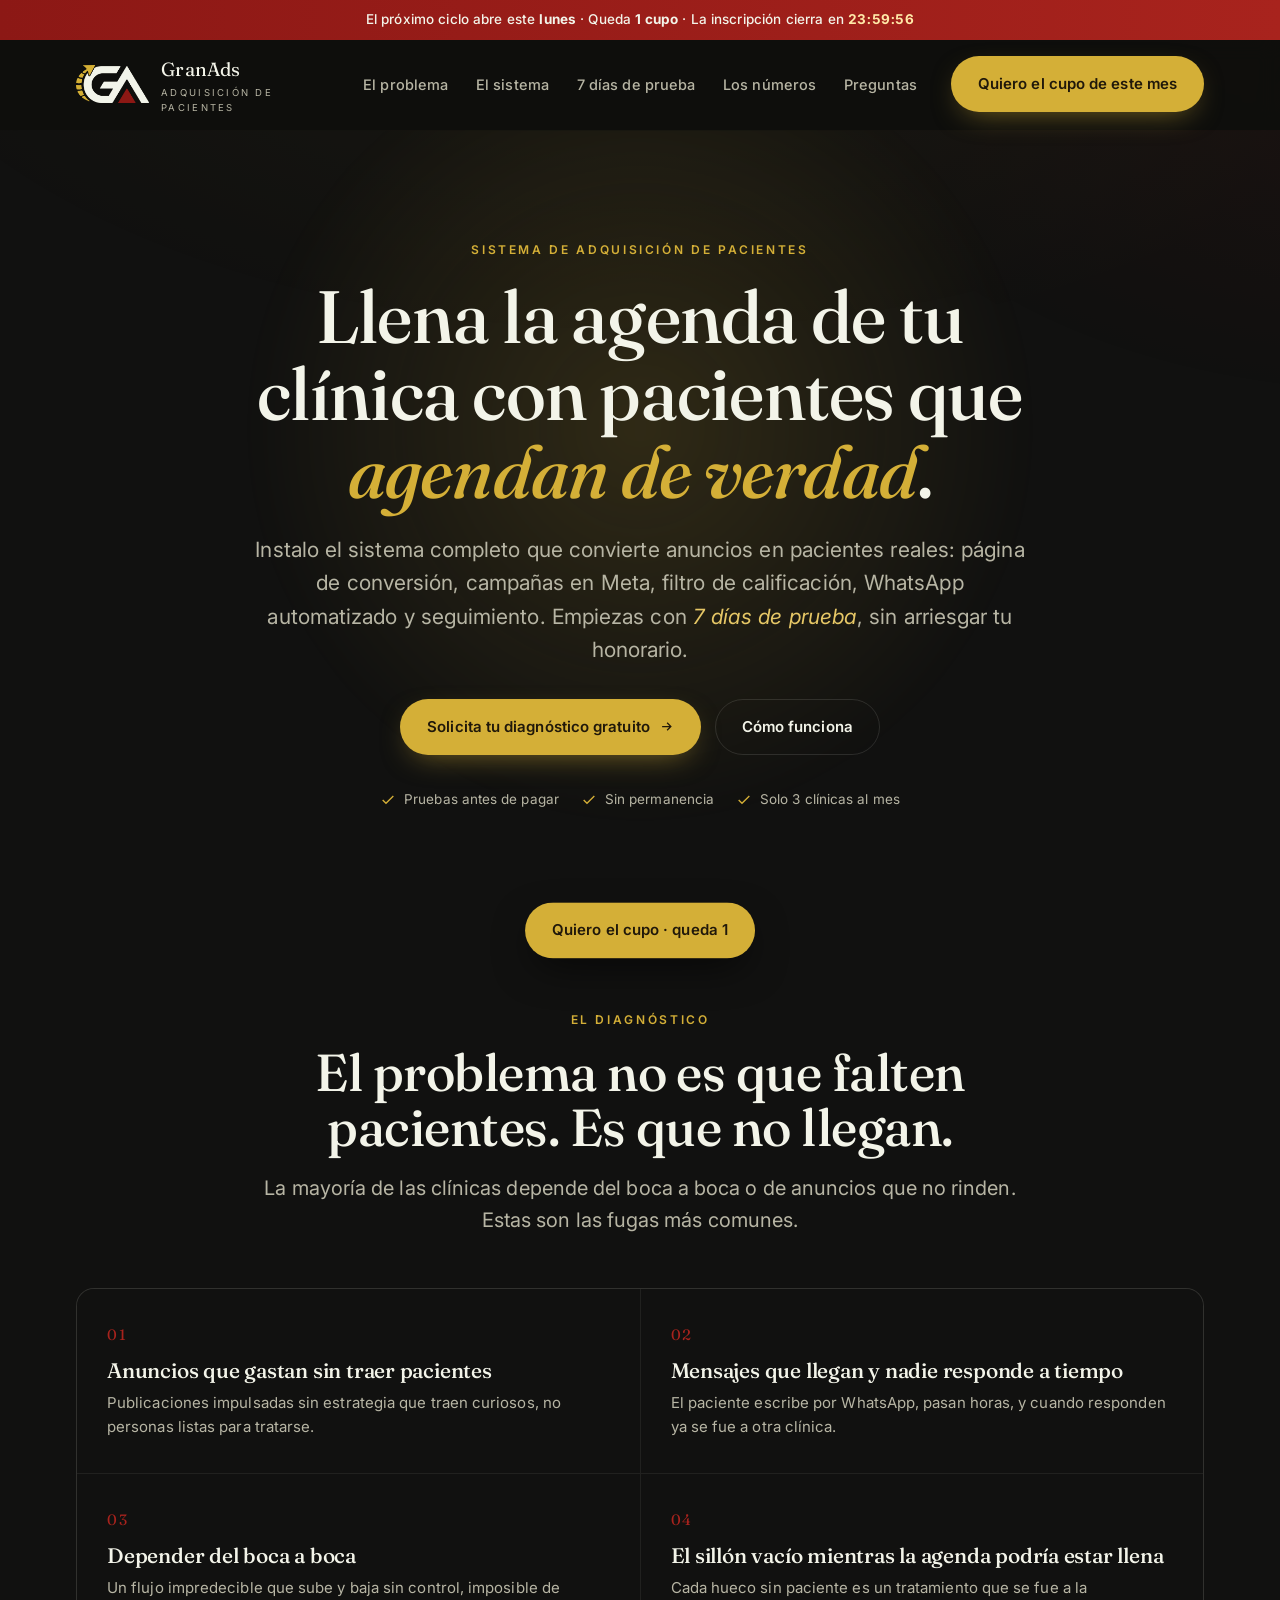
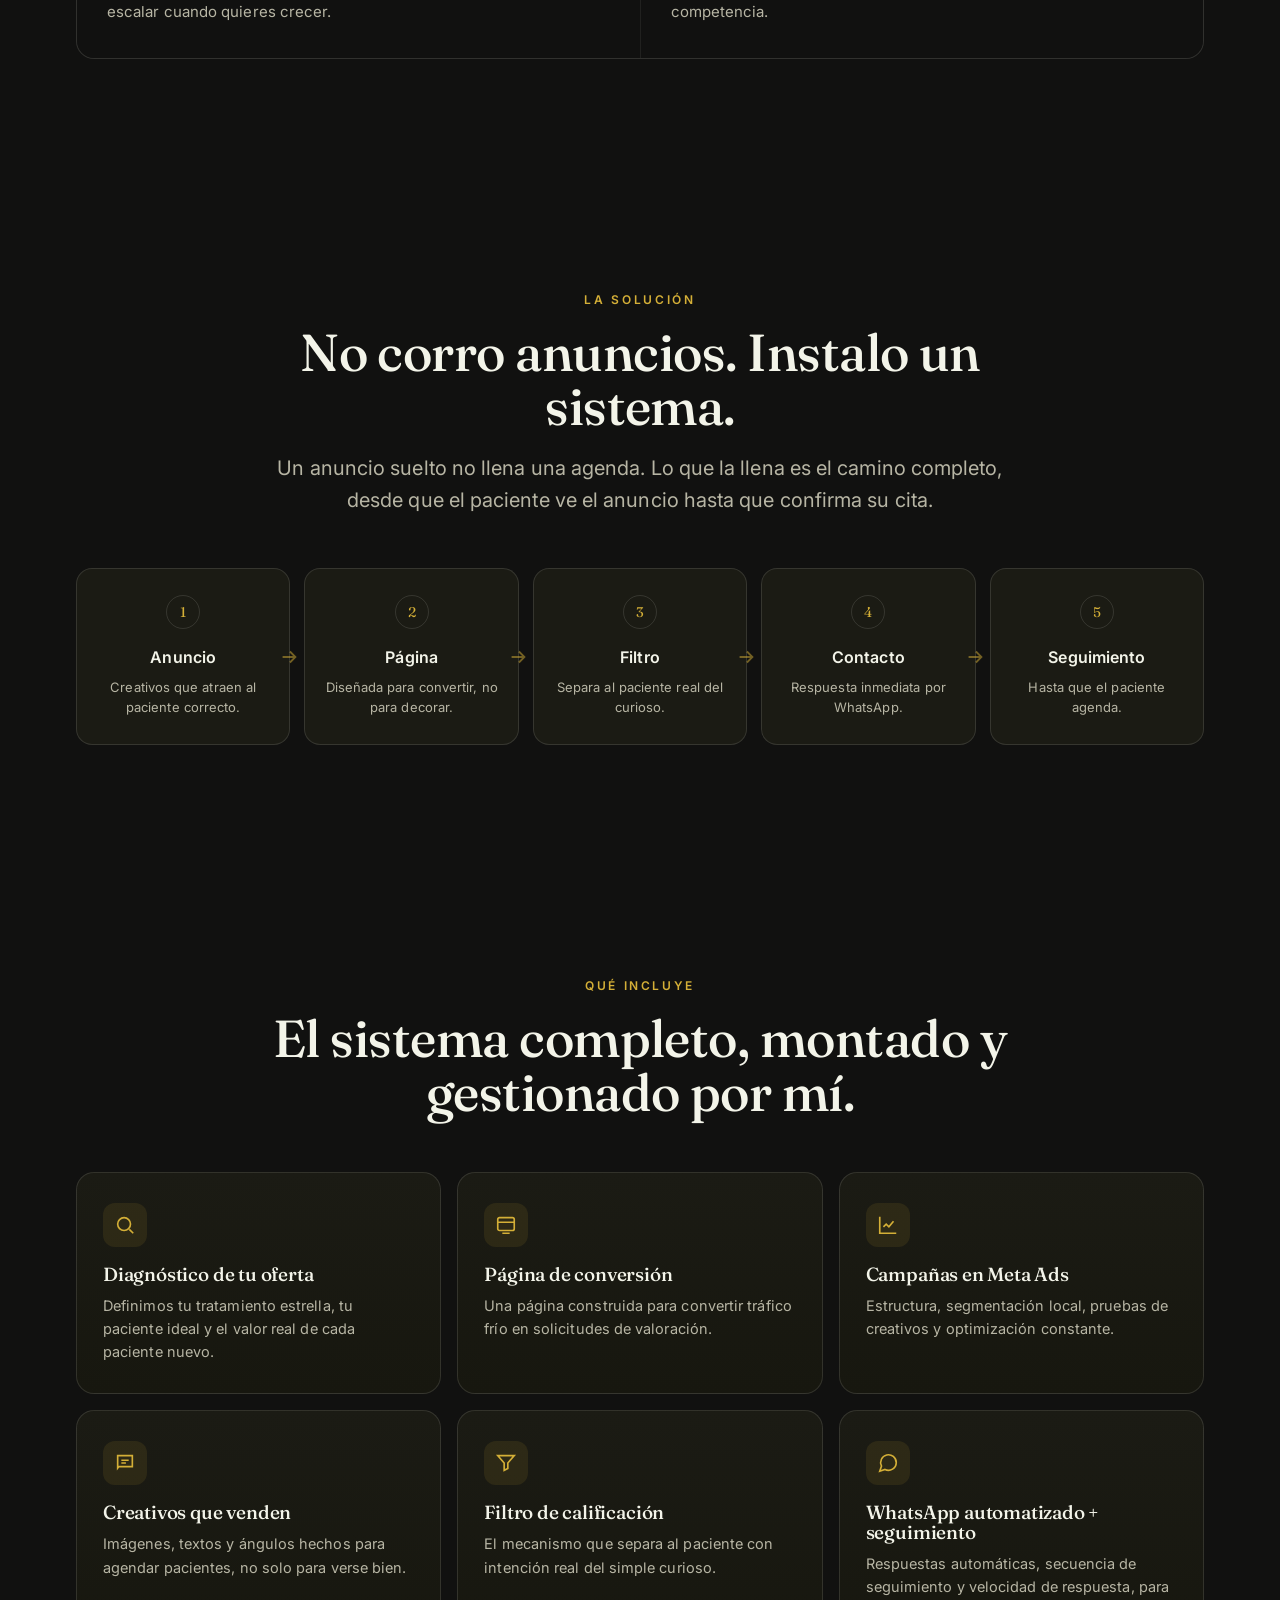
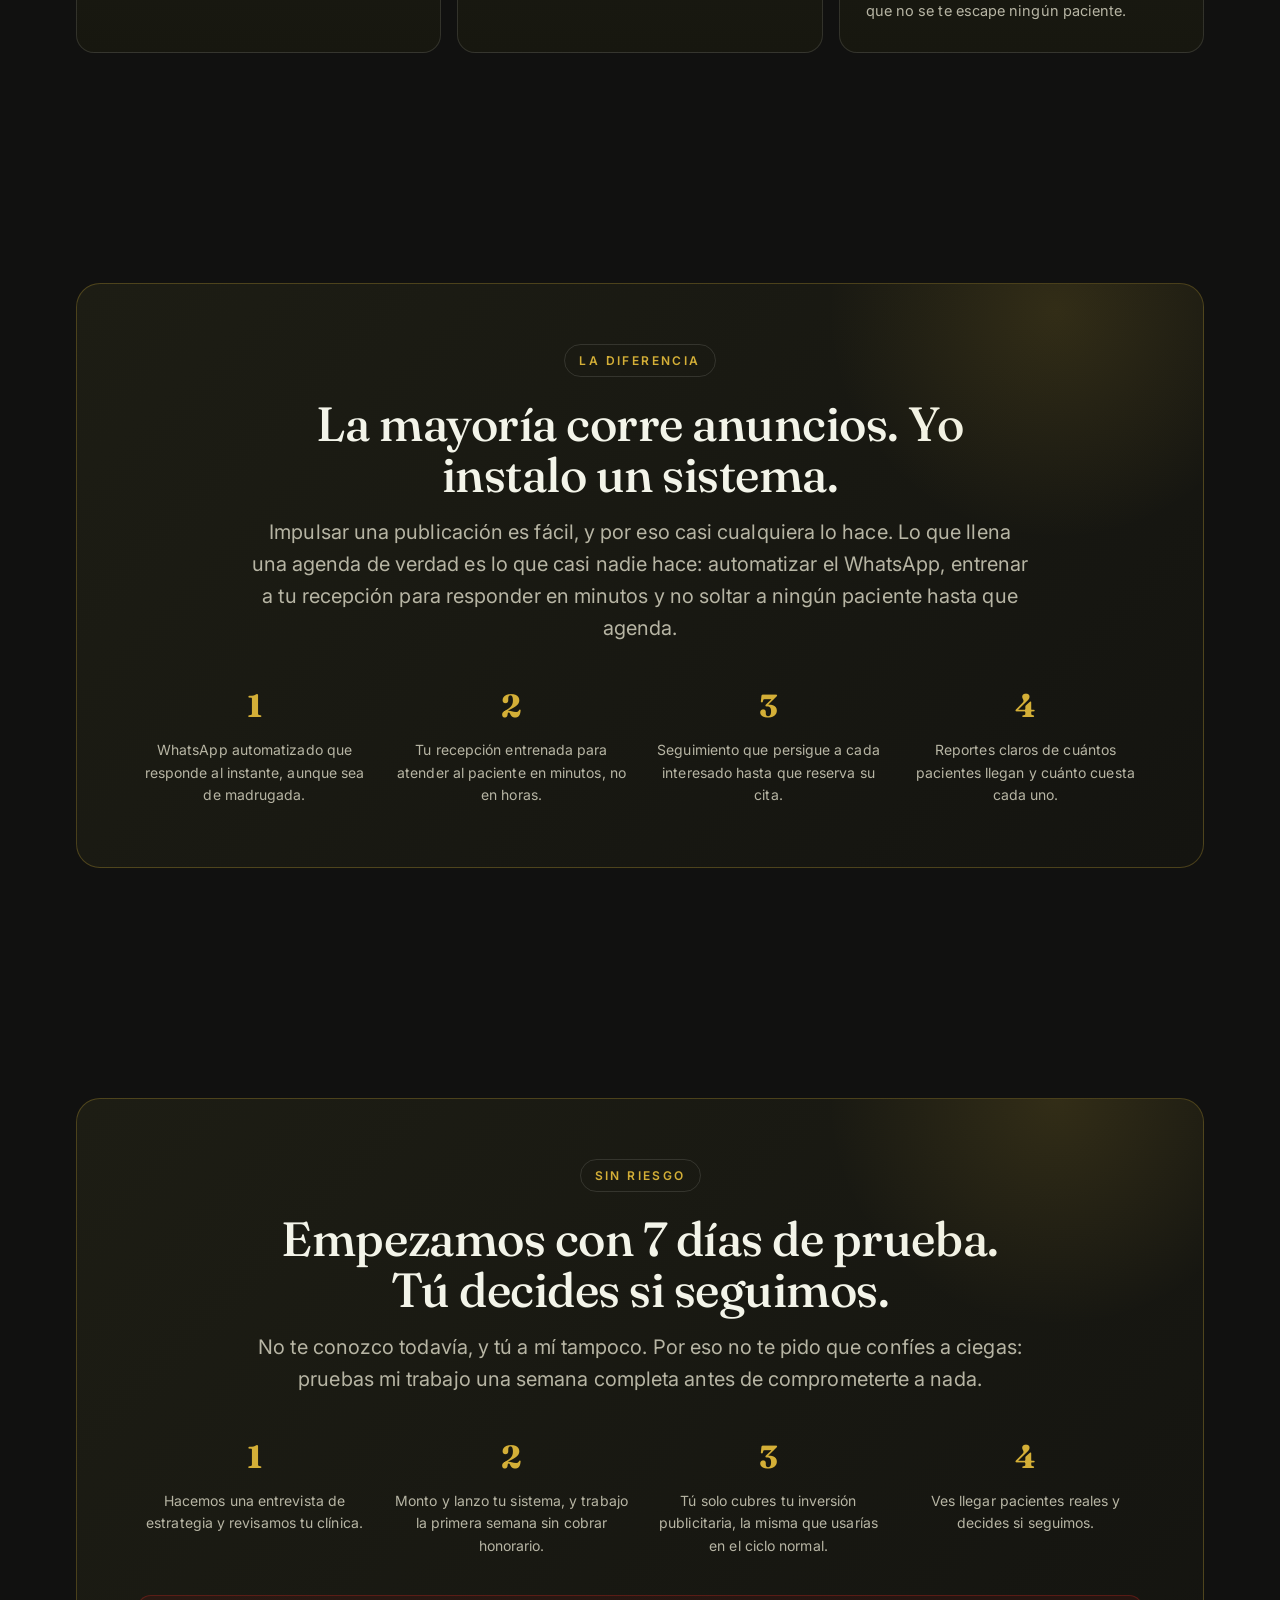
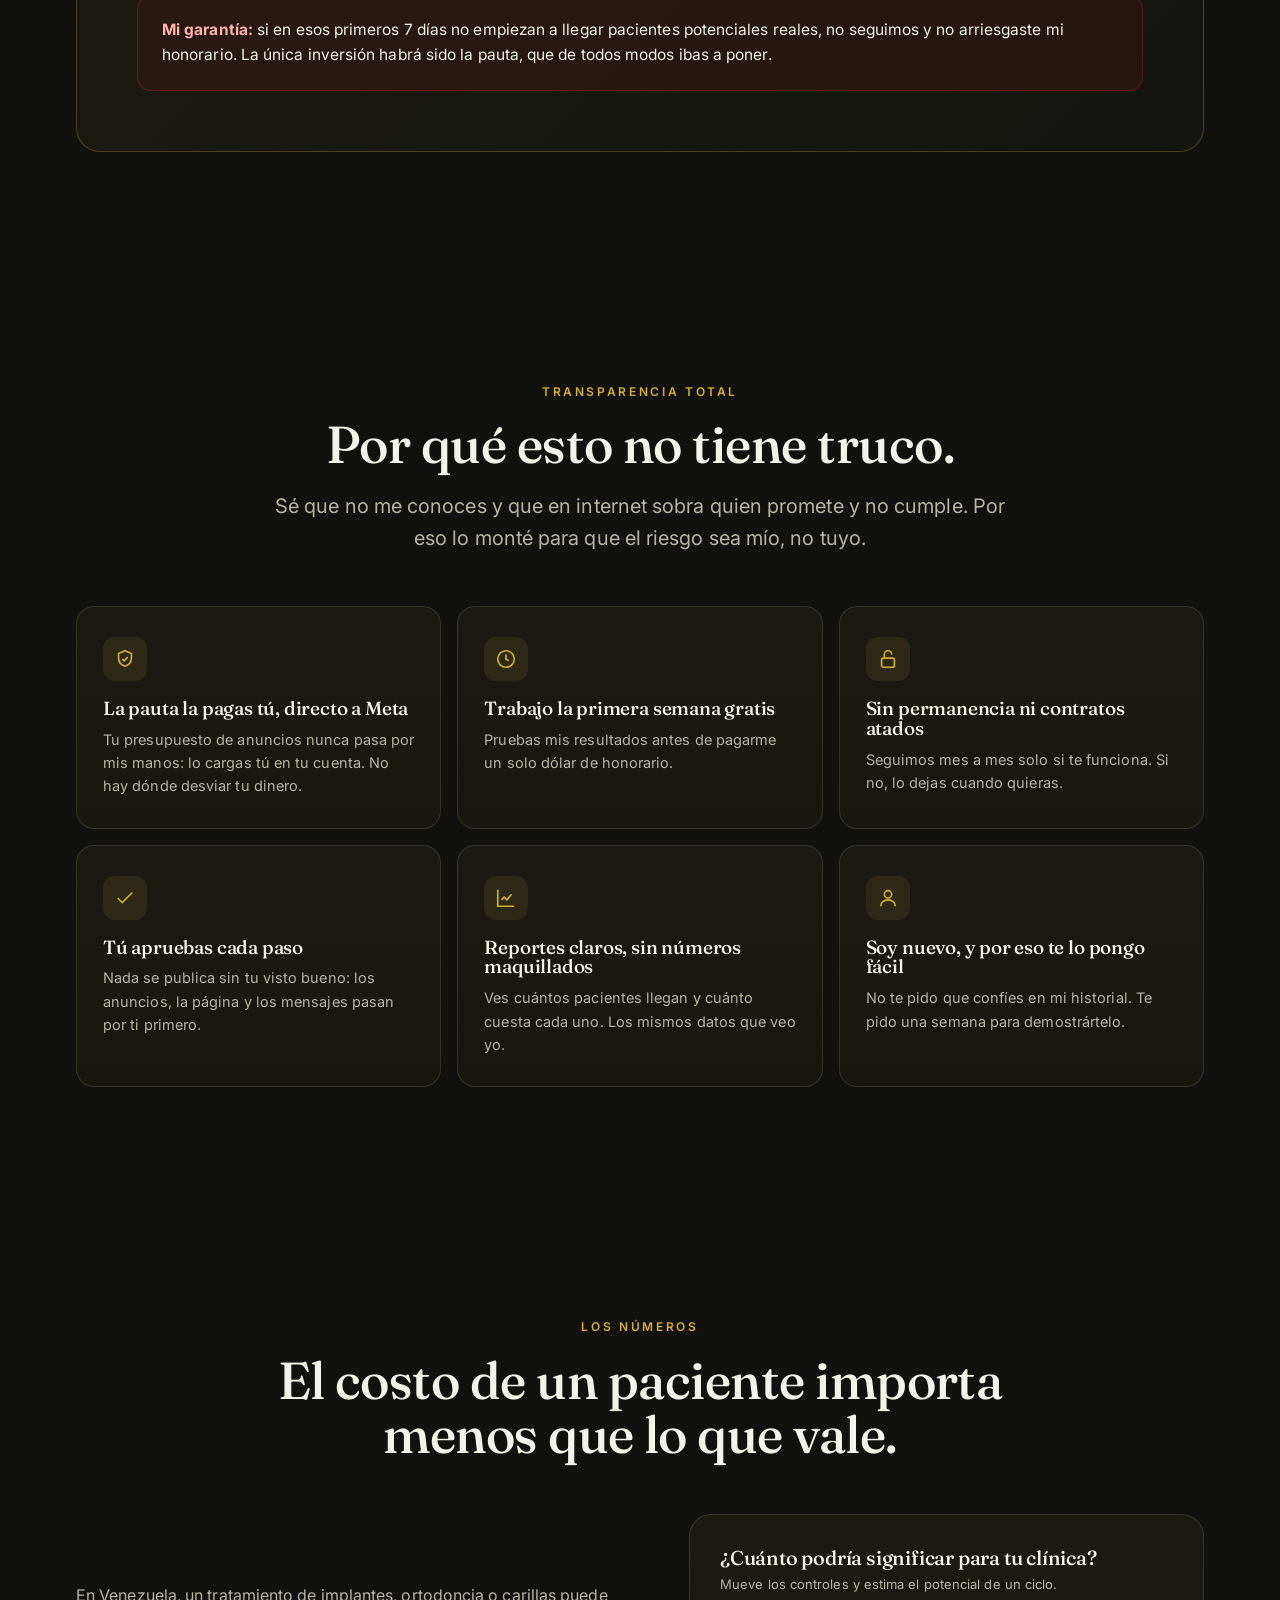
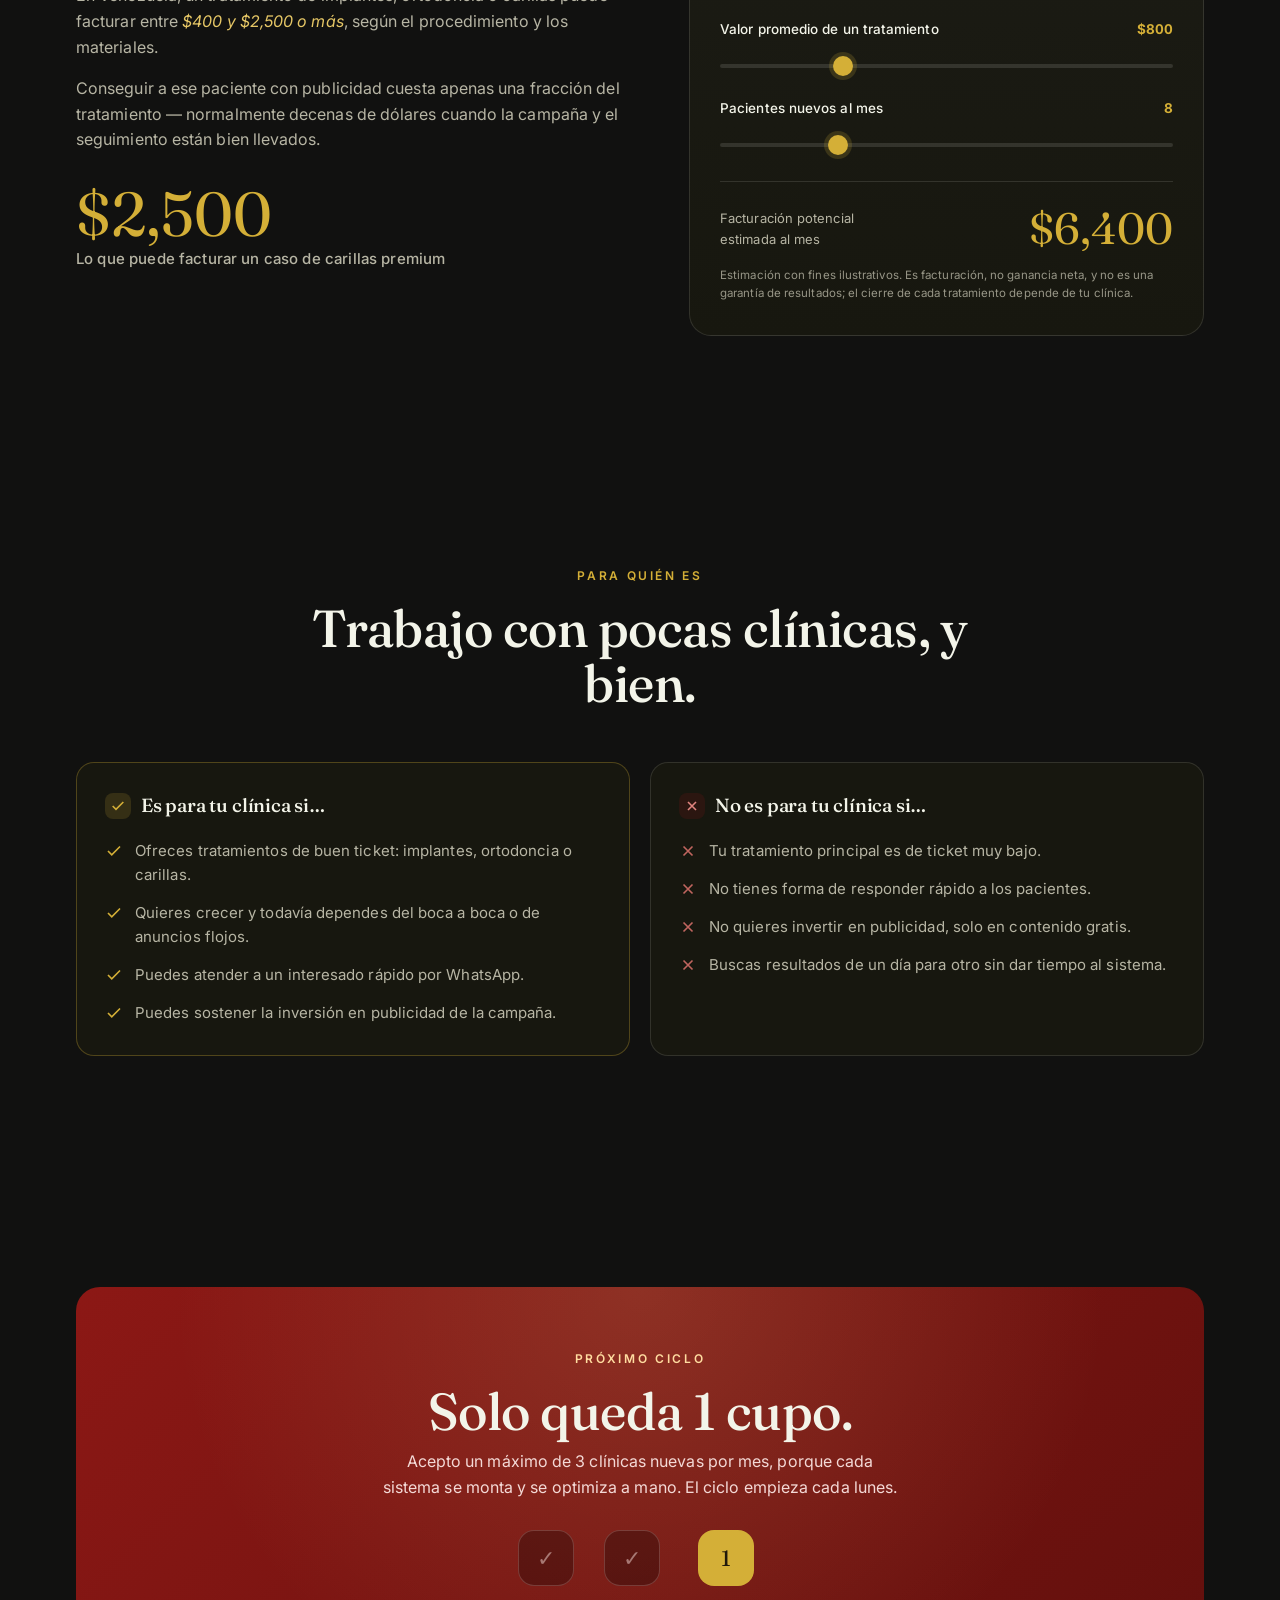
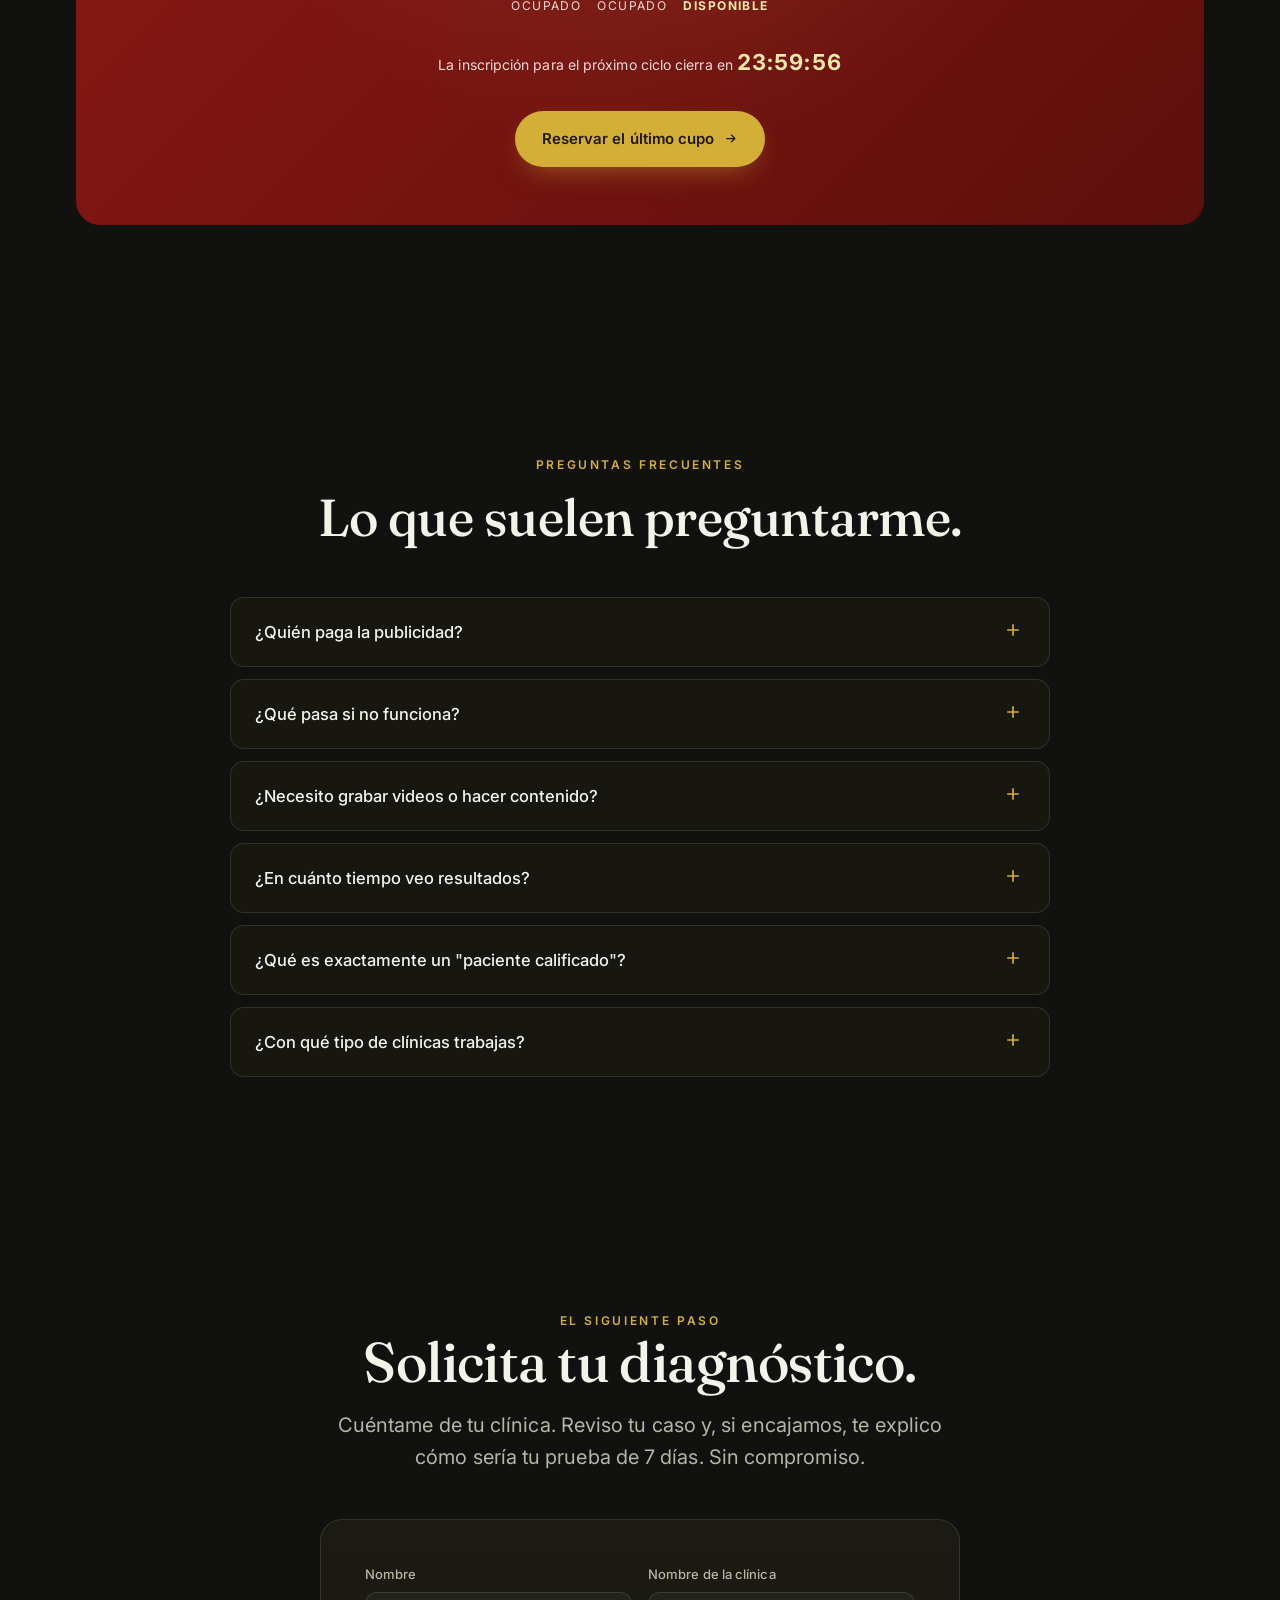
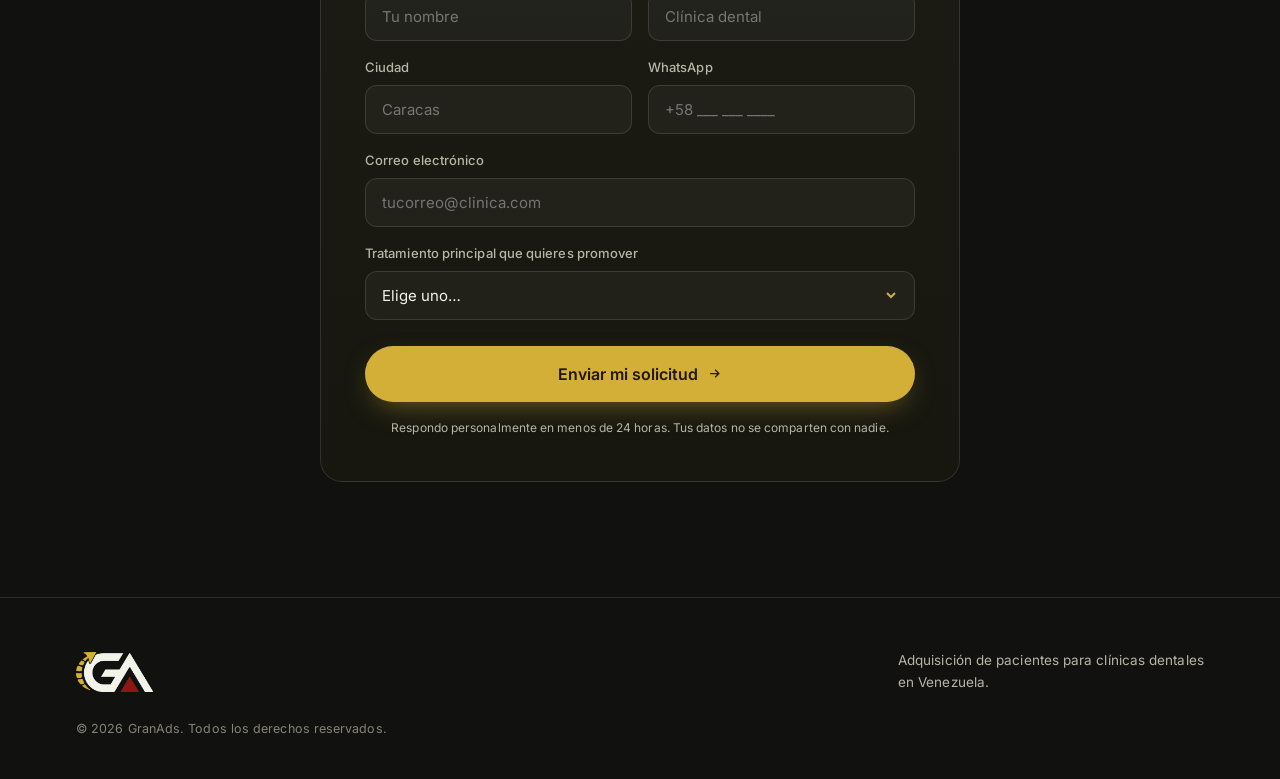
<file: index.html>
<!DOCTYPE html>
<html lang="es">
<head>
<meta charset="UTF-8">
<meta name="viewport" content="width=device-width, initial-scale=1.0">
<title>GranAds — Adquisición de pacientes para clínicas dentales en Venezuela</title>
<meta name="description" content="Instalo un sistema que le lleva pacientes a tu clínica dental en Venezuela. Empiezas con 7 días de prueba, sin arriesgar tu honorario.">
<script>document.documentElement.classList.add('js');</script>
<link rel="preconnect" href="https://fonts.googleapis.com">
<link rel="preconnect" href="https://fonts.gstatic.com" crossorigin>
<link href="https://fonts.googleapis.com/css2?family=Fraunces:ital,opsz,wght@0,9..144,400;0,9..144,500;0,9..144,600;1,9..144,400&family=Inter:wght@400;500;600&display=swap" rel="stylesheet">
<style>
:root{
  --noir:#111110; --noir-2:#17170f; --panel:#1b1b14;
  --cream:#F3F4E9; --gold:#D4AF37; --wine:#8C1815;
  --muted:#b7b5a4; --line:rgba(243,244,233,.12); --line-2:rgba(243,244,233,.07);
  --gold-2:#e6c766; --wine-2:#a8231d;
  --serif:'Fraunces',Georgia,serif; --sans:'Inter',system-ui,sans-serif;
  --ease:cubic-bezier(.22,.61,.36,1); --wrap:1180px;
}
*{box-sizing:border-box;margin:0;padding:0}
html{scroll-behavior:smooth;scroll-padding-top:120px;-webkit-text-size-adjust:100%}
body{background:var(--noir);color:var(--cream);font-family:var(--sans);line-height:1.6;overflow-x:hidden;letter-spacing:.005em;-webkit-font-smoothing:antialiased}
body::before{content:"";position:fixed;inset:0;pointer-events:none;z-index:1;opacity:.5;
  background:radial-gradient(120% 90% at 50% -10%, rgba(212,175,55,.10), transparent 55%),radial-gradient(90% 70% at 110% 10%, rgba(140,24,21,.14), transparent 50%)}
img{max-width:100%;display:block}
a{color:inherit;text-decoration:none}
.wrap{width:100%;max-width:var(--wrap);margin:0 auto;padding:0 26px}
section{position:relative;z-index:2}
html.js .reveal{opacity:0;transform:translateY(26px);transition:opacity .9s var(--ease),transform .9s var(--ease)}
html.js .reveal.is-visible{opacity:1;transform:none}
.reveal[data-d="1"]{transition-delay:.08s}.reveal[data-d="2"]{transition-delay:.16s}.reveal[data-d="3"]{transition-delay:.24s}.reveal[data-d="4"]{transition-delay:.32s}
h1,h2,h3{font-family:var(--serif);font-weight:500;line-height:1.05;letter-spacing:-.01em}
.eyebrow{font-family:var(--sans);font-size:12px;font-weight:600;letter-spacing:.22em;text-transform:uppercase;color:var(--gold)}
.lead{font-size:clamp(17px,2vw,20px);color:var(--muted);max-width:60ch}
em{font-style:italic;color:var(--gold-2)}
.btn{display:inline-flex;align-items:center;gap:.6em;font-family:var(--sans);font-weight:600;font-size:15px;padding:15px 26px;border-radius:999px;cursor:pointer;border:1px solid transparent;transition:transform .3s var(--ease),background .3s,box-shadow .3s,color .3s;white-space:nowrap}
.btn-gold{background:var(--gold);color:#20180a;box-shadow:0 10px 30px -12px rgba(212,175,55,.6)}
.btn-gold:hover{transform:translateY(-2px);background:var(--gold-2);box-shadow:0 16px 38px -12px rgba(212,175,55,.75)}
.btn-ghost{background:transparent;color:var(--cream);border-color:var(--line)}
.btn-ghost:hover{border-color:var(--gold);color:var(--gold)}
.btn svg{width:15px;height:15px}
.topbar{position:relative;z-index:40;background:linear-gradient(90deg,var(--wine),var(--wine-2));color:var(--cream);font-size:13.5px;font-weight:500;text-align:center;padding:9px 16px;letter-spacing:.01em}
.topbar b{font-weight:700}
.topbar .clock{font-variant-numeric:tabular-nums;font-weight:700;color:#ffe9a8;letter-spacing:.04em}
.stickyhead{position:sticky;top:0;z-index:40}
.nav{position:relative;z-index:30;backdrop-filter:blur(10px);background:rgba(15,15,13,.92);border-bottom:1px solid transparent;transition:border-color .4s,background .4s,padding .4s;padding:14px 0}
.nav.scrolled{border-color:var(--line);background:rgba(15,15,13,.9)}
.nav .row{display:grid;grid-template-columns:minmax(0,1fr) auto minmax(0,1fr);align-items:center;gap:20px}
.nav .row .brand{justify-self:start}
.nav .row .navlinks{justify-self:center}
.nav .row .nav-cta{justify-self:end}
.brand{display:flex;align-items:center;gap:12px}
.brand img{height:38px;width:auto}
.brand .bt{font-family:var(--serif);font-size:19px;letter-spacing:.01em}
.brand .bt small{display:block;font-family:var(--sans);font-size:9.5px;letter-spacing:.24em;text-transform:uppercase;color:var(--muted);margin-top:1px}
.navlinks{display:flex;align-items:center;gap:28px;font-size:14.5px;color:var(--muted);font-weight:500}
.navlinks a{transition:color .25s}.navlinks a:hover{color:var(--cream)}
.nav-cta{display:flex;align-items:center;gap:14px}
.langtog{display:inline-flex;border:1px solid var(--line);border-radius:999px;overflow:hidden;font-size:12.5px;font-weight:600}
.langtog button{background:none;border:0;color:var(--muted);padding:7px 12px;cursor:pointer;transition:background .25s,color .25s;font-family:var(--sans)}
.langtog button.active{background:var(--gold);color:#20180a}
.burger{display:none;background:none;border:0;color:var(--cream);cursor:pointer;width:30px;height:30px}
.hero{padding:clamp(56px,9vw,110px) 0 clamp(50px,7vw,84px);position:relative;overflow:hidden}
.hero .glow{position:absolute;inset:0;z-index:0;pointer-events:none}
.hero .glow::before{content:"";position:absolute;top:-20%;left:50%;transform:translateX(-50%);width:900px;height:900px;background:radial-gradient(circle,rgba(212,175,55,.16),transparent 62%);filter:blur(10px);animation:breathe 9s ease-in-out infinite}
@keyframes breathe{0%,100%{opacity:.7;transform:translateX(-50%) scale(1)}50%{opacity:1;transform:translateX(-50%) scale(1.08)}}
.hero .inner{position:relative;z-index:2;max-width:900px;margin:0 auto;text-align:center}
.hero-chip{display:inline-flex;align-items:center;gap:9px;padding:7px 14px 7px 10px;border:1px solid var(--line);border-radius:999px;font-size:13px;color:var(--cream);margin-bottom:26px;background:rgba(243,244,233,.03)}
.hero-chip .dot{width:8px;height:8px;border-radius:50%;background:var(--gold);animation:pulse 2.4s infinite}
@keyframes pulse{0%{box-shadow:0 0 0 0 rgba(212,175,55,.55)}70%{box-shadow:0 0 0 9px rgba(212,175,55,0)}100%{box-shadow:0 0 0 0 rgba(212,175,55,0)}}
.hero h1{font-size:clamp(38px,6.4vw,74px);margin:6px 0 22px}
.hero h1 .u{color:var(--gold);font-style:italic}
.hero-sub{font-size:clamp(17px,2.1vw,21px);color:var(--muted);max-width:60ch;margin:0 auto 32px}
.hero-cta{display:flex;flex-wrap:wrap;gap:14px;align-items:center;justify-content:center}
.hero-trust{display:flex;flex-wrap:wrap;gap:22px;margin-top:34px;font-size:13.5px;color:var(--muted);justify-content:center}
.hero-trust span{display:inline-flex;align-items:center;gap:8px}
.hero-trust svg{width:16px;height:16px;color:var(--gold)}
.sec{padding:clamp(64px,9vw,120px) 0}
.sec-head{max-width:760px;margin:0 auto 52px;text-align:center}
.sec-head .eyebrow{margin-bottom:16px;display:block}
.sec-head h2{font-size:clamp(30px,4.6vw,52px);margin-bottom:18px}
.sec-head .lead{margin:0 auto}
.prob-grid{display:grid;grid-template-columns:repeat(2,1fr);gap:1px;background:var(--line-2);border:1px solid var(--line-2);border-radius:18px;overflow:hidden}
.prob{background:var(--noir);padding:34px 30px}
.prob .n{font-family:var(--serif);font-size:15px;color:var(--wine-2);letter-spacing:.1em}
.prob h3{font-size:21px;margin:12px 0 10px;color:var(--cream)}
.prob p{color:var(--muted);font-size:15px}
.path{display:grid;grid-template-columns:repeat(5,1fr);gap:14px;margin-top:10px}
.step{background:var(--panel);border:1px solid var(--line);border-radius:16px;padding:26px 20px;text-align:center;position:relative}
.step .num{font-family:var(--serif);font-size:14px;color:var(--gold);border:1px solid var(--line);border-radius:999px;width:34px;height:34px;display:grid;place-items:center;margin:0 auto 16px}
.step h4{font-family:var(--sans);font-weight:600;font-size:16px;margin-bottom:6px}
.step p{font-size:13px;color:var(--muted)}
.step .arrow{position:absolute;right:-11px;top:50%;transform:translateY(-50%);color:var(--gold);opacity:.5;z-index:3}
.step:last-child .arrow{display:none}
.cards{display:grid;grid-template-columns:repeat(3,1fr);gap:16px}
.card{background:linear-gradient(180deg,var(--panel),var(--noir-2));border:1px solid var(--line);border-radius:18px;padding:30px 26px;transition:transform .4s var(--ease),border-color .4s,box-shadow .4s}
.card:hover{transform:translateY(-5px);border-color:rgba(212,175,55,.4);box-shadow:0 22px 44px -26px rgba(0,0,0,.9)}
.card .ic{width:44px;height:44px;border-radius:12px;display:grid;place-items:center;background:rgba(212,175,55,.1);color:var(--gold);margin-bottom:18px}
.card .ic svg{width:22px;height:22px}
.card h3{font-size:19px;margin-bottom:9px;color:var(--cream)}
.card p{color:var(--muted);font-size:14.5px}
.trial{background:linear-gradient(135deg,#1d1d14,#141410);border:1px solid rgba(212,175,55,.28);border-radius:24px;padding:clamp(34px,5vw,60px);position:relative;overflow:hidden;text-align:center}
.trial::after{content:"";position:absolute;top:-40%;right:-10%;width:520px;height:520px;background:radial-gradient(circle,rgba(212,175,55,.14),transparent 62%);pointer-events:none}
.trial .tag{display:inline-block;font-size:12px;letter-spacing:.2em;text-transform:uppercase;font-weight:600;color:var(--gold);border:1px solid var(--line);border-radius:999px;padding:6px 14px;margin-bottom:22px}
.trial h2{font-size:clamp(28px,4.4vw,48px);margin:0 auto 16px;max-width:24ch}
.trial .steps{display:grid;grid-template-columns:repeat(4,1fr);gap:22px;margin-top:36px}
.trial .ts b{font-family:var(--serif);font-size:32px;color:var(--gold);display:block;margin-bottom:8px}
.trial .ts p{font-size:14px;color:var(--muted)}
.trial .lead{margin:0 auto}
.trial .guarantee{margin-top:38px;padding:22px 24px;border-radius:14px;background:rgba(140,24,21,.14);border:1px solid rgba(168,35,29,.4);font-size:15.5px;text-align:left}
.trial .guarantee b{color:#ffb3ad}
.roi{display:grid;grid-template-columns:1.05fr .95fr;gap:44px;align-items:center}
.roi .copy p{color:var(--muted);margin-bottom:16px;font-size:16px}
.roi .fig{font-family:var(--serif);font-size:clamp(40px,6vw,62px);color:var(--gold);line-height:1}
.roi .fig small{font-family:var(--sans);font-size:15px;color:var(--muted);display:block;font-weight:500;margin-top:6px;letter-spacing:.01em}
.calc{background:linear-gradient(180deg,var(--panel),var(--noir-2));border:1px solid var(--line);border-radius:22px;padding:32px 30px}
.calc h3{font-size:20px;margin-bottom:6px}
.calc .hint{font-size:13px;color:var(--muted);margin-bottom:24px}
.field{margin-bottom:22px}
.field label{display:flex;justify-content:space-between;gap:14px;font-size:13.5px;color:var(--cream);font-weight:500;margin-bottom:10px}
.field label b{color:var(--gold);font-variant-numeric:tabular-nums;white-space:nowrap}
input[type=range]{-webkit-appearance:none;width:100%;height:4px;border-radius:4px;background:var(--line);outline:none}
input[type=range]::-webkit-slider-thumb{-webkit-appearance:none;width:20px;height:20px;border-radius:50%;background:var(--gold);cursor:pointer;box-shadow:0 0 0 4px rgba(212,175,55,.18);transition:transform .2s}
input[type=range]::-webkit-slider-thumb:hover{transform:scale(1.12)}
input[type=range]::-moz-range-thumb{width:20px;height:20px;border:0;border-radius:50%;background:var(--gold);cursor:pointer}
.calc-out{margin-top:26px;padding-top:24px;border-top:1px solid var(--line);display:flex;justify-content:space-between;align-items:flex-end;gap:16px}
.calc-out .r{font-family:var(--serif);font-size:clamp(30px,5vw,44px);color:var(--gold);line-height:1;font-variant-numeric:tabular-nums}
.calc-out .l{font-size:13px;color:var(--muted);max-width:18ch}
.calc-note{font-size:11.5px;color:var(--muted);margin-top:16px;opacity:.8}
.fit{display:grid;grid-template-columns:1fr 1fr;gap:20px}
.fit .col{border:1px solid var(--line);border-radius:18px;padding:30px 28px;background:var(--noir-2)}
.fit .col.yes{border-color:rgba(212,175,55,.3)}
.fit .col h3{font-size:19px;margin-bottom:20px;display:flex;align-items:center;gap:10px}
.fit .col h3 .badge{width:26px;height:26px;border-radius:8px;display:grid;place-items:center;flex:0 0 26px}
.fit .yes .badge{background:rgba(212,175,55,.16);color:var(--gold)}
.fit .no .badge{background:rgba(140,24,21,.18);color:#e0857f}
.fit ul{list-style:none;display:grid;gap:14px}
.fit li{display:flex;gap:12px;font-size:15px;color:var(--muted)}
.fit li svg{width:18px;height:18px;flex:0 0 18px;margin-top:3px}
.fit .yes li svg{color:var(--gold)}.fit .no li svg{color:#c0655f}
.scarce{background:linear-gradient(135deg,var(--wine),#5e0f0c);border-radius:24px;padding:clamp(36px,5vw,58px);text-align:center;position:relative;overflow:hidden}
.scarce::before{content:"";position:absolute;inset:0;background:radial-gradient(circle at 50% 0%,rgba(255,220,150,.14),transparent 60%)}
.scarce>*{position:relative;z-index:2}
.scarce .eyebrow{color:#ffdca0}
.scarce h2{font-size:clamp(30px,5vw,52px);margin:14px 0 10px}
.scarce p{color:#f4d9d6;max-width:52ch;margin:0 auto 30px;font-size:16px}
.slots{display:flex;justify-content:center;gap:16px;margin:30px 0}
.slot{display:flex;flex-direction:column;align-items:center;gap:10px}
.slot .dot{width:56px;height:56px;border-radius:16px;display:grid;place-items:center;font-family:var(--serif);font-size:22px}
.slot.taken .dot{background:rgba(0,0,0,.28);color:rgba(244,217,214,.5);border:1px solid rgba(244,217,214,.2)}
.slot.open .dot{background:var(--gold);color:#20180a;animation:pulse2 2s infinite}
@keyframes pulse2{0%{box-shadow:0 0 0 0 rgba(255,230,160,.6)}70%{box-shadow:0 0 0 14px rgba(255,230,160,0)}100%{box-shadow:0 0 0 0 rgba(255,230,160,0)}}
.slot small{font-size:12px;letter-spacing:.12em;text-transform:uppercase;color:#f4d9d6}
.slot.open small{color:#ffe9a8;font-weight:700}
.scarce .clock2{font-variant-numeric:tabular-nums;font-weight:700;color:#ffe9a8;font-size:22px;letter-spacing:.05em}
.scarce .clock2wrap{margin:26px 0 30px;font-size:14px;color:#f4d9d6}
.faq{display:grid;gap:12px;max-width:820px;margin:0 auto}
.q{border:1px solid var(--line);border-radius:14px;background:var(--noir-2);overflow:hidden}
.q button{width:100%;text-align:left;background:none;border:0;color:var(--cream);font-family:var(--sans);font-size:16.5px;font-weight:500;padding:22px 24px;cursor:pointer;display:flex;justify-content:space-between;align-items:center;gap:16px}
.q .ic{flex:0 0 22px;transition:transform .35s var(--ease);color:var(--gold)}
.q.open .ic{transform:rotate(45deg)}
.q .ans{max-height:0;overflow:hidden;transition:max-height .4s var(--ease)}
.q .ans p{padding:0 24px 22px;color:var(--muted);font-size:15px}
.final{text-align:center;max-width:640px;margin:0 auto 46px}
.final h2{font-size:clamp(32px,5vw,56px);margin-bottom:18px}
.final .lead{margin:0 auto}
.form{max-width:640px;margin:0 auto;background:linear-gradient(180deg,var(--panel),var(--noir-2));border:1px solid var(--line);border-radius:22px;padding:clamp(28px,4vw,44px)}
.form .grid2{display:grid;grid-template-columns:1fr 1fr;gap:16px}
.form .fg{margin-bottom:16px}
.form label{display:block;font-size:13px;color:var(--muted);margin-bottom:7px;font-weight:500}
.form input,.form select{width:100%;background:rgba(243,244,233,.04);border:1px solid var(--line);border-radius:12px;padding:14px 16px;color:var(--cream);font-family:var(--sans);font-size:15px;transition:border-color .25s}
.form input:focus,.form select:focus{outline:none;border-color:var(--gold)}
.form select{appearance:none;background-image:url("data:image/svg+xml,%3Csvg xmlns='http://www.w3.org/2000/svg' width='14' height='14' fill='none' stroke='%23D4AF37' stroke-width='2'%3E%3Cpath d='M3 5l4 4 4-4'/%3E%3C/svg%3E");background-repeat:no-repeat;background-position:right 16px center}
.form .btn-gold{width:100%;justify-content:center;margin-top:10px;font-size:16px;padding:17px}
.form .fineprint{font-size:12px;color:var(--muted);text-align:center;margin-top:16px}
footer{border-top:1px solid var(--line);padding:52px 0 40px;position:relative;z-index:2}
footer .row{display:flex;justify-content:space-between;align-items:center;gap:24px;flex-wrap:wrap}
footer .brand img{height:40px}
footer .tag{color:var(--muted);font-size:13.5px;max-width:34ch}
footer .fine{color:var(--muted);font-size:12.5px;opacity:.7;margin-top:26px}
.float-cta{position:fixed;left:50%;bottom:20px;transform:translateX(-50%) translateY(140%);z-index:35;transition:transform .5s var(--ease)}
.float-cta.show{transform:translateX(-50%) translateY(0)}
.float-cta .btn{box-shadow:0 14px 40px -10px rgba(0,0,0,.7)}
@media(max-width:960px){
  .navlinks{display:none}
  .burger{display:grid;place-items:center}
  .navlinks.open{display:flex;position:absolute;top:100%;left:0;right:0;flex-direction:column;gap:0;background:var(--noir-2);border-bottom:1px solid var(--line);padding:8px 0}
  .navlinks.open a{padding:14px 26px;width:100%}
  .roi{grid-template-columns:1fr;gap:30px}
  .path{grid-template-columns:1fr 1fr;gap:12px}.step .arrow{display:none}
  .cards{grid-template-columns:1fr 1fr}
  .trial .steps{grid-template-columns:1fr 1fr;gap:20px}
}
@media(max-width:640px){
  .prob-grid{grid-template-columns:1fr}.cards{grid-template-columns:1fr}.path{grid-template-columns:1fr}
  .fit{grid-template-columns:1fr}.form .grid2{grid-template-columns:1fr}.trial .steps{grid-template-columns:1fr}
  .hero-cta .btn{flex:1;justify-content:center}
  .nav-cta .btn-gold{display:none}.brand .bt small{display:none}
}
</style>
</head>
<body>

<div class="stickyhead"><div class="topbar">El próximo ciclo abre este <b>lunes</b> · Queda <b>1 cupo</b> · La inscripción cierra en <span class="clock" data-clock>24:00:00</span></div>

<nav class="nav" data-nav>
  <div class="wrap row">
    <a href="#top" class="brand">
      <img src="[data-uri]" alt="GranAds">
      <span class="bt">GranAds<small>Adquisición de pacientes</small></span>
    </a>
    <div class="navlinks" data-navlinks>
      <a href="#problema">El problema</a>
      <a href="#sistema">El sistema</a>
      <a href="#prueba">7 días de prueba</a>
      <a href="#numeros">Los números</a>
      <a href="#faq">Preguntas</a>
    </div>
    <div class="nav-cta">
      <a href="#solicitar" class="btn btn-gold">Quiero el cupo de este mes</a>
      <button class="burger" data-burger aria-label="Menu"><svg width="22" height="22" viewBox="0 0 24 24" fill="none" stroke="currentColor" stroke-width="2"><path d="M3 6h18M3 12h18M3 18h18"/></svg></button>
    </div>
  </div>
</nav>
</div>

<header class="hero" id="top">
  <div class="glow"></div>
  <div class="wrap inner">
    <span class="eyebrow reveal" style="display:block;margin-bottom:18px">Sistema de adquisición de pacientes</span>
    <h1 class="reveal" data-d="1">Llena la agenda de tu clínica con pacientes que <span class="u">agendan de verdad</span>.</h1>
    <p class="hero-sub reveal" data-d="2">Instalo el sistema completo que convierte anuncios en pacientes reales: página de conversión, campañas en Meta, filtro de calificación, WhatsApp automatizado y seguimiento. Empiezas con <em>7 días de prueba</em>, sin arriesgar tu honorario.</p>
    <div class="hero-cta reveal" data-d="3">
      <a href="#solicitar" class="btn btn-gold">Solicita tu diagnóstico gratuito <svg viewBox="0 0 24 24" fill="none" stroke="currentColor" stroke-width="2"><path d="M5 12h14M13 6l6 6-6 6"/></svg></a>
      <a href="#sistema" class="btn btn-ghost">Cómo funciona</a>
    </div>
    <div class="hero-trust reveal" data-d="4">
      <span><svg viewBox="0 0 24 24" fill="none" stroke="currentColor" stroke-width="2"><path d="M20 6L9 17l-5-5"/></svg> Pruebas antes de pagar</span>
      <span><svg viewBox="0 0 24 24" fill="none" stroke="currentColor" stroke-width="2"><path d="M20 6L9 17l-5-5"/></svg> Sin permanencia</span>
      <span><svg viewBox="0 0 24 24" fill="none" stroke="currentColor" stroke-width="2"><path d="M20 6L9 17l-5-5"/></svg> Solo 3 clínicas al mes</span>
    </div>
  </div>
</header>

<section class="sec" id="problema">
  <div class="wrap">
    <div class="sec-head reveal">
      <span class="eyebrow">El diagnóstico</span>
      <h2>El problema no es que falten pacientes. Es que no llegan.</h2>
      <p class="lead">La mayoría de las clínicas depende del boca a boca o de anuncios que no rinden. Estas son las fugas más comunes.</p>
    </div>
    <div class="prob-grid">
      <div class="prob reveal"><div class="n">01</div><h3>Anuncios que gastan sin traer pacientes</h3><p>Publicaciones impulsadas sin estrategia que traen curiosos, no personas listas para tratarse.</p></div>
      <div class="prob reveal" data-d="1"><div class="n">02</div><h3>Mensajes que llegan y nadie responde a tiempo</h3><p>El paciente escribe por WhatsApp, pasan horas, y cuando responden ya se fue a otra clínica.</p></div>
      <div class="prob reveal" data-d="2"><div class="n">03</div><h3>Depender del boca a boca</h3><p>Un flujo impredecible que sube y baja sin control, imposible de escalar cuando quieres crecer.</p></div>
      <div class="prob reveal" data-d="3"><div class="n">04</div><h3>El sillón vacío mientras la agenda podría estar llena</h3><p>Cada hueco sin paciente es un tratamiento que se fue a la competencia.</p></div>
    </div>
  </div>
</section>

<section class="sec" id="sistema">
  <div class="wrap">
    <div class="sec-head reveal">
      <span class="eyebrow">La solución</span>
      <h2>No corro anuncios. Instalo un sistema.</h2>
      <p class="lead">Un anuncio suelto no llena una agenda. Lo que la llena es el camino completo, desde que el paciente ve el anuncio hasta que confirma su cita.</p>
    </div>
    <div class="path">
      <div class="step reveal"><div class="num">1</div><h4>Anuncio</h4><p>Creativos que atraen al paciente correcto.</p><svg class="arrow" width="22" height="22" viewBox="0 0 24 24" fill="none" stroke="currentColor" stroke-width="2"><path d="M5 12h14M13 6l6 6-6 6"/></svg></div>
      <div class="step reveal" data-d="1"><div class="num">2</div><h4>Página</h4><p>Diseñada para convertir, no para decorar.</p><svg class="arrow" width="22" height="22" viewBox="0 0 24 24" fill="none" stroke="currentColor" stroke-width="2"><path d="M5 12h14M13 6l6 6-6 6"/></svg></div>
      <div class="step reveal" data-d="2"><div class="num">3</div><h4>Filtro</h4><p>Separa al paciente real del curioso.</p><svg class="arrow" width="22" height="22" viewBox="0 0 24 24" fill="none" stroke="currentColor" stroke-width="2"><path d="M5 12h14M13 6l6 6-6 6"/></svg></div>
      <div class="step reveal" data-d="3"><div class="num">4</div><h4>Contacto</h4><p>Respuesta inmediata por WhatsApp.</p><svg class="arrow" width="22" height="22" viewBox="0 0 24 24" fill="none" stroke="currentColor" stroke-width="2"><path d="M5 12h14M13 6l6 6-6 6"/></svg></div>
      <div class="step reveal" data-d="4"><div class="num">5</div><h4>Seguimiento</h4><p>Hasta que el paciente agenda.</p></div>
    </div>
  </div>
</section>

<section class="sec" id="incluye">
  <div class="wrap">
    <div class="sec-head reveal">
      <span class="eyebrow">Qué incluye</span>
      <h2>El sistema completo, montado y gestionado por mí.</h2>
    </div>
    <div class="cards">
      <div class="card reveal"><div class="ic"><svg viewBox="0 0 24 24" fill="none" stroke="currentColor" stroke-width="1.8"><circle cx="11" cy="11" r="7"/><path d="M21 21l-4.3-4.3"/></svg></div><h3>Diagnóstico de tu oferta</h3><p>Definimos tu tratamiento estrella, tu paciente ideal y el valor real de cada paciente nuevo.</p></div>
      <div class="card reveal" data-d="1"><div class="ic"><svg viewBox="0 0 24 24" fill="none" stroke="currentColor" stroke-width="1.8"><rect x="3" y="4" width="18" height="14" rx="2"/><path d="M3 9h18M8 21h8"/></svg></div><h3>Página de conversión</h3><p>Una página construida para convertir tráfico frío en solicitudes de valoración.</p></div>
      <div class="card reveal" data-d="2"><div class="ic"><svg viewBox="0 0 24 24" fill="none" stroke="currentColor" stroke-width="1.8"><path d="M3 3v18h18"/><path d="M7 14l3-3 3 3 5-6"/></svg></div><h3>Campañas en Meta Ads</h3><p>Estructura, segmentación local, pruebas de creativos y optimización constante.</p></div>
      <div class="card reveal"><div class="ic"><svg viewBox="0 0 24 24" fill="none" stroke="currentColor" stroke-width="1.8"><path d="M4 4h16v12H5.2L4 17.5V4z"/><path d="M8 9h8M8 12h5"/></svg></div><h3>Creativos que venden</h3><p>Imágenes, textos y ángulos hechos para agendar pacientes, no solo para verse bien.</p></div>
      <div class="card reveal" data-d="1"><div class="ic"><svg viewBox="0 0 24 24" fill="none" stroke="currentColor" stroke-width="1.8"><path d="M3 4h18l-7 8v6l-4 2v-8L3 4z"/></svg></div><h3>Filtro de calificación</h3><p>El mecanismo que separa al paciente con intención real del simple curioso.</p></div>
      <div class="card reveal" data-d="2"><div class="ic"><svg viewBox="0 0 24 24" fill="none" stroke="currentColor" stroke-width="1.8"><path d="M21 11.5a8.5 8.5 0 01-12.3 7.6L3 21l1.9-5.7A8.5 8.5 0 1121 11.5z"/></svg></div><h3>WhatsApp automatizado + seguimiento</h3><p>Respuestas automáticas, secuencia de seguimiento y velocidad de respuesta, para que no se te escape ningún paciente.</p></div>
    </div>
  </div>
</section>

<section class="sec" id="diferencia">
  <div class="wrap">
    <div class="trial reveal">
      <span class="tag">La diferencia</span>
      <h2>La mayoría corre anuncios. Yo instalo un sistema.</h2>
      <p class="lead">Impulsar una publicación es fácil, y por eso casi cualquiera lo hace. Lo que llena una agenda de verdad es lo que casi nadie hace: automatizar el WhatsApp, entrenar a tu recepción para responder en minutos y no soltar a ningún paciente hasta que agenda.</p>
      <div class="steps">
        <div class="ts reveal"><b>1</b><p>WhatsApp automatizado que responde al instante, aunque sea de madrugada.</p></div>
        <div class="ts reveal" data-d="1"><b>2</b><p>Tu recepción entrenada para atender al paciente en minutos, no en horas.</p></div>
        <div class="ts reveal" data-d="2"><b>3</b><p>Seguimiento que persigue a cada interesado hasta que reserva su cita.</p></div>
        <div class="ts reveal" data-d="3"><b>4</b><p>Reportes claros de cuántos pacientes llegan y cuánto cuesta cada uno.</p></div>
      </div>
    </div>
  </div>
</section>

<section class="sec" id="prueba">
  <div class="wrap">
    <div class="trial reveal">
      <span class="tag">Sin riesgo</span>
      <h2>Empezamos con 7 días de prueba. Tú decides si seguimos.</h2>
      <p class="lead">No te conozco todavía, y tú a mí tampoco. Por eso no te pido que confíes a ciegas: pruebas mi trabajo una semana completa antes de comprometerte a nada.</p>
      <div class="steps">
        <div class="ts reveal"><b>1</b><p>Hacemos una entrevista de estrategia y revisamos tu clínica.</p></div>
        <div class="ts reveal" data-d="1"><b>2</b><p>Monto y lanzo tu sistema, y trabajo la primera semana sin cobrar honorario.</p></div>
        <div class="ts reveal" data-d="2"><b>3</b><p>Tú solo cubres tu inversión publicitaria, la misma que usarías en el ciclo normal.</p></div>
        <div class="ts reveal" data-d="3"><b>4</b><p>Ves llegar pacientes reales y decides si seguimos.</p></div>
      </div>
      <div class="guarantee reveal"><b>Mi garantía:</b> si en esos primeros 7 días no empiezan a llegar pacientes potenciales reales, no seguimos y no arriesgaste mi honorario. La única inversión habrá sido la pauta, que de todos modos ibas a poner.</div>
    </div>
  </div>
</section>

<section class="sec" id="confianza">
  <div class="wrap">
    <div class="sec-head reveal">
      <span class="eyebrow">Transparencia total</span>
      <h2>Por qué esto no tiene truco.</h2>
      <p class="lead">Sé que no me conoces y que en internet sobra quien promete y no cumple. Por eso lo monté para que el riesgo sea mío, no tuyo.</p>
    </div>
    <div class="cards">
      <div class="card reveal"><div class="ic"><svg viewBox="0 0 24 24" fill="none" stroke="currentColor" stroke-width="1.8"><path d="M12 3l7 3v5c0 4.4-3 7.6-7 9-4-1.4-7-4.6-7-9V6l7-3z"/><path d="M9 12l2 2 4-4"/></svg></div><h3>La pauta la pagas tú, directo a Meta</h3><p>Tu presupuesto de anuncios nunca pasa por mis manos: lo cargas tú en tu cuenta. No hay dónde desviar tu dinero.</p></div>
      <div class="card reveal" data-d="1"><div class="ic"><svg viewBox="0 0 24 24" fill="none" stroke="currentColor" stroke-width="1.8"><circle cx="12" cy="12" r="9"/><path d="M12 7v5l3 2"/></svg></div><h3>Trabajo la primera semana gratis</h3><p>Pruebas mis resultados antes de pagarme un solo dólar de honorario.</p></div>
      <div class="card reveal" data-d="2"><div class="ic"><svg viewBox="0 0 24 24" fill="none" stroke="currentColor" stroke-width="1.8"><path d="M8 11V7a4 4 0 018 0"/><rect x="5" y="11" width="14" height="10" rx="2"/></svg></div><h3>Sin permanencia ni contratos atados</h3><p>Seguimos mes a mes solo si te funciona. Si no, lo dejas cuando quieras.</p></div>
      <div class="card reveal"><div class="ic"><svg viewBox="0 0 24 24" fill="none" stroke="currentColor" stroke-width="1.8"><path d="M20 6L9 17l-5-5"/></svg></div><h3>Tú apruebas cada paso</h3><p>Nada se publica sin tu visto bueno: los anuncios, la página y los mensajes pasan por ti primero.</p></div>
      <div class="card reveal" data-d="1"><div class="ic"><svg viewBox="0 0 24 24" fill="none" stroke="currentColor" stroke-width="1.8"><path d="M3 3v18h18"/><path d="M7 14l3-3 3 3 5-6"/></svg></div><h3>Reportes claros, sin números maquillados</h3><p>Ves cuántos pacientes llegan y cuánto cuesta cada uno. Los mismos datos que veo yo.</p></div>
      <div class="card reveal" data-d="2"><div class="ic"><svg viewBox="0 0 24 24" fill="none" stroke="currentColor" stroke-width="1.8"><path d="M12 12a4 4 0 100-8 4 4 0 000 8z"/><path d="M4 21c0-4 3.6-7 8-7s8 3 8 7"/></svg></div><h3>Soy nuevo, y por eso te lo pongo fácil</h3><p>No te pido que confíes en mi historial. Te pido una semana para demostrártelo.</p></div>
    </div>
  </div>
</section>

<!-- ===========================================================================
     CASOS DE EXITO  ::  SECCION DESACTIVADA A PROPOSITO.
     No la publiques con casos inventados: son verificables y es publicidad enganosa.
     ACTIVALA solo cuando tengas clientes REALES. Para activarla:
       1) Borra esta linea de apertura del comentario y la linea de cierre de abajo.
       2) Reemplaza cada texto [entre corchetes] con datos reales del cliente.
     (En la version de EE. UU. con toggle, recuerda anadir data-k y las traducciones.)
     ===========================================================================
<section class="sec" id="casos">
  <div class="wrap">
    <div class="sec-head reveal">
      <span class="eyebrow">Resultados reales</span>
      <h2>Clinicas que ya trabajan conmigo.</h2>
    </div>
    <div class="cards">
      <div class="card">
        <p style="font-family:var(--serif);font-size:19px;color:var(--cream);margin-bottom:18px;line-height:1.4">&#8220;[Testimonio real del cliente, en sus propias palabras.]&#8221;</p>
        <div style="color:var(--gold);font-weight:600">[Nombre o iniciales]</div>
        <div style="color:var(--muted);font-size:14px">[Tipo de clinica &#183; Ciudad]</div>
        <div style="margin-top:14px;color:var(--gold-2);font-size:14px;font-weight:600">[Resultado concreto: ej. 18 pacientes nuevos en el primer mes]</div>
      </div>
      <div class="card">
        <p style="font-family:var(--serif);font-size:19px;color:var(--cream);margin-bottom:18px;line-height:1.4">&#8220;[Testimonio real del cliente.]&#8221;</p>
        <div style="color:var(--gold);font-weight:600">[Nombre o iniciales]</div>
        <div style="color:var(--muted);font-size:14px">[Tipo de clinica &#183; Ciudad]</div>
        <div style="margin-top:14px;color:var(--gold-2);font-size:14px;font-weight:600">[Resultado concreto]</div>
      </div>
      <div class="card">
        <p style="font-family:var(--serif);font-size:19px;color:var(--cream);margin-bottom:18px;line-height:1.4">&#8220;[Testimonio real del cliente.]&#8221;</p>
        <div style="color:var(--gold);font-weight:600">[Nombre o iniciales]</div>
        <div style="color:var(--muted);font-size:14px">[Tipo de clinica &#183; Ciudad]</div>
        <div style="margin-top:14px;color:var(--gold-2);font-size:14px;font-weight:600">[Resultado concreto]</div>
      </div>
    </div>
  </div>
</section>
     ===========================================================================
-->

<section class="sec" id="numeros">
  <div class="wrap">
    <div class="sec-head reveal">
      <span class="eyebrow">Los números</span>
      <h2>El costo de un paciente importa menos que lo que vale.</h2>
    </div>
    <div class="roi">
      <div class="copy reveal">
        <p>En Venezuela, un tratamiento de implantes, ortodoncia o carillas puede facturar entre <em>$400 y $2,500 o más</em>, según el procedimiento y los materiales.</p>
        <p>Conseguir a ese paciente con publicidad cuesta apenas una fracción del tratamiento — normalmente decenas de dólares cuando la campaña y el seguimiento están bien llevados.</p>
        <div style="margin-top:30px"><div class="fig" data-count="2500">$2,500<small>Lo que puede facturar un caso de carillas premium</small></div></div>
      </div>
      <div class="calc reveal" data-d="1">
        <h3>¿Cuánto podría significar para tu clínica?</h3>
        <p class="hint">Mueve los controles y estima el potencial de un ciclo.</p>
        <div class="field"><label><span>Valor promedio de un tratamiento</span> <b data-val>$800</b></label><input type="range" min="200" max="2500" step="50" value="800" data-r="val"></div>
        <div class="field"><label><span>Pacientes nuevos al mes</span> <b data-pac>8</b></label><input type="range" min="4" max="20" step="1" value="8" data-r="pac"></div>
        <div class="calc-out"><div class="l">Facturación potencial estimada al mes</div><div class="r" data-result>$6,400</div></div>
        <p class="calc-note">Estimación con fines ilustrativos. Es facturación, no ganancia neta, y no es una garantía de resultados; el cierre de cada tratamiento depende de tu clínica.</p>
      </div>
    </div>
  </div>
</section>

<section class="sec" id="paraquien">
  <div class="wrap">
    <div class="sec-head reveal">
      <span class="eyebrow">Para quién es</span>
      <h2>Trabajo con pocas clínicas, y bien.</h2>
    </div>
    <div class="fit">
      <div class="col yes reveal">
        <h3><span class="badge"><svg width="16" height="16" viewBox="0 0 24 24" fill="none" stroke="currentColor" stroke-width="2.4"><path d="M20 6L9 17l-5-5"/></svg></span> Es para tu clínica si…</h3>
        <ul>
          <li><svg viewBox="0 0 24 24" fill="none" stroke="currentColor" stroke-width="2.2"><path d="M20 6L9 17l-5-5"/></svg> Ofreces tratamientos de buen ticket: implantes, ortodoncia o carillas.</li>
          <li><svg viewBox="0 0 24 24" fill="none" stroke="currentColor" stroke-width="2.2"><path d="M20 6L9 17l-5-5"/></svg> Quieres crecer y todavía dependes del boca a boca o de anuncios flojos.</li>
          <li><svg viewBox="0 0 24 24" fill="none" stroke="currentColor" stroke-width="2.2"><path d="M20 6L9 17l-5-5"/></svg> Puedes atender a un interesado rápido por WhatsApp.</li>
          <li><svg viewBox="0 0 24 24" fill="none" stroke="currentColor" stroke-width="2.2"><path d="M20 6L9 17l-5-5"/></svg> Puedes sostener la inversión en publicidad de la campaña.</li>
        </ul>
      </div>
      <div class="col no reveal" data-d="1">
        <h3><span class="badge"><svg width="16" height="16" viewBox="0 0 24 24" fill="none" stroke="currentColor" stroke-width="2.4"><path d="M18 6L6 18M6 6l12 12"/></svg></span> No es para tu clínica si…</h3>
        <ul>
          <li><svg viewBox="0 0 24 24" fill="none" stroke="currentColor" stroke-width="2.2"><path d="M18 6L6 18M6 6l12 12"/></svg> Tu tratamiento principal es de ticket muy bajo.</li>
          <li><svg viewBox="0 0 24 24" fill="none" stroke="currentColor" stroke-width="2.2"><path d="M18 6L6 18M6 6l12 12"/></svg> No tienes forma de responder rápido a los pacientes.</li>
          <li><svg viewBox="0 0 24 24" fill="none" stroke="currentColor" stroke-width="2.2"><path d="M18 6L6 18M6 6l12 12"/></svg> No quieres invertir en publicidad, solo en contenido gratis.</li>
          <li><svg viewBox="0 0 24 24" fill="none" stroke="currentColor" stroke-width="2.2"><path d="M18 6L6 18M6 6l12 12"/></svg> Buscas resultados de un día para otro sin dar tiempo al sistema.</li>
        </ul>
      </div>
    </div>
  </div>
</section>

<section class="sec" id="cupos">
  <div class="wrap">
    <div class="scarce reveal">
      <span class="eyebrow">Próximo ciclo</span>
      <h2>Solo queda 1 cupo.</h2>
      <p>Acepto un máximo de 3 clínicas nuevas por mes, porque cada sistema se monta y se optimiza a mano. El ciclo empieza cada lunes.</p>
      <div class="slots">
        <div class="slot taken"><div class="dot">&#10003;</div><small>Ocupado</small></div>
        <div class="slot taken"><div class="dot">&#10003;</div><small>Ocupado</small></div>
        <div class="slot open"><div class="dot">1</div><small>Disponible</small></div>
      </div>
      <div class="clock2wrap">La inscripción para el próximo ciclo cierra en <span class="clock2" data-clock>24:00:00</span></div>
      <a href="#solicitar" class="btn btn-gold">Reservar el último cupo <svg viewBox="0 0 24 24" fill="none" stroke="currentColor" stroke-width="2"><path d="M5 12h14M13 6l6 6-6 6"/></svg></a>
    </div>
  </div>
</section>

<section class="sec" id="faq">
  <div class="wrap">
    <div class="sec-head reveal">
      <span class="eyebrow">Preguntas frecuentes</span>
      <h2>Lo que suelen preguntarme.</h2>
    </div>
    <div class="faq">
      <div class="q reveal"><button>¿Quién paga la publicidad? <span class="ic"><svg width="20" height="20" viewBox="0 0 24 24" fill="none" stroke="currentColor" stroke-width="2"><path d="M12 5v14M5 12h14"/></svg></span></button><div class="ans"><p>La inversión publicitaria la pagas tú, directamente a Meta desde tu cuenta. Nunca pasa por mis manos. Mi honorario es aparte y cubre montar y gestionar todo el sistema.</p></div></div>
      <div class="q reveal"><button>¿Qué pasa si no funciona? <span class="ic"><svg width="20" height="20" viewBox="0 0 24 24" fill="none" stroke="currentColor" stroke-width="2"><path d="M12 5v14M5 12h14"/></svg></span></button><div class="ans"><p>Por eso empezamos con 7 días de prueba. Si en esa semana no empiezan a llegar pacientes potenciales reales, no seguimos y no arriesgaste mi honorario.</p></div></div>
      <div class="q reveal"><button>¿Necesito grabar videos o hacer contenido? <span class="ic"><svg width="20" height="20" viewBox="0 0 24 24" fill="none" stroke="currentColor" stroke-width="2"><path d="M12 5v14M5 12h14"/></svg></span></button><div class="ans"><p>No es obligatorio. El sistema funciona con anuncios que yo creo. Si además puedes grabar algo simple, mejora los resultados, pero no es un requisito para empezar.</p></div></div>
      <div class="q reveal"><button>¿En cuánto tiempo veo resultados? <span class="ic"><svg width="20" height="20" viewBox="0 0 24 24" fill="none" stroke="currentColor" stroke-width="2"><path d="M12 5v14M5 12h14"/></svg></span></button><div class="ans"><p>Los primeros pacientes potenciales suelen empezar a llegar dentro de la semana de prueba. El sistema se optimiza a lo largo del ciclo y rinde mejor con el tiempo.</p></div></div>
      <div class="q reveal"><button>¿Qué es exactamente un "paciente calificado"? <span class="ic"><svg width="20" height="20" viewBox="0 0 24 24" fill="none" stroke="currentColor" stroke-width="2"><path d="M12 5v14M5 12h14"/></svg></span></button><div class="ans"><p>Alguien que solicita una valoración y da un paso de compromiso real para agendar, no solo un mensaje suelto. Los criterios exactos los definimos juntos antes de lanzar tu campaña.</p></div></div>
      <div class="q reveal"><button>¿Con qué tipo de clínicas trabajas? <span class="ic"><svg width="20" height="20" viewBox="0 0 24 24" fill="none" stroke="currentColor" stroke-width="2"><path d="M12 5v14M5 12h14"/></svg></span></button><div class="ans"><p>Clínicas dentales en Venezuela con tratamientos de buen ticket que quieren crecer. Acepto solo 3 clínicas nuevas al mes para darle atención real a cada una.</p></div></div>
    </div>
  </div>
</section>

<section class="sec" id="solicitar">
  <div class="wrap">
    <div class="final reveal">
      <span class="eyebrow">El siguiente paso</span>
      <h2>Solicita tu diagnóstico.</h2>
      <p class="lead">Cuéntame de tu clínica. Reviso tu caso y, si encajamos, te explico cómo sería tu prueba de 7 días. Sin compromiso.</p>
    </div>
    <div class="form reveal" data-d="1" data-form>
      <div class="grid2">
        <div class="fg"><label>Nombre</label><input type="text" name="nombre" placeholder="Tu nombre" required></div>
        <div class="fg"><label>Nombre de la clínica</label><input type="text" name="clinica" placeholder="Clínica dental" required></div>
      </div>
      <div class="grid2">
        <div class="fg"><label>Ciudad</label><input type="text" name="ciudad" placeholder="Caracas" required></div>
        <div class="fg"><label>WhatsApp</label><input type="tel" name="telefono" placeholder="+58 ___ ___ ____" required></div>
      </div>
      <div class="fg"><label>Correo electrónico</label><input type="email" name="email" placeholder="tucorreo@clinica.com" required></div>
      <div class="fg"><label>Tratamiento principal que quieres promover</label>
        <select name="tratamiento" required>
          <option value="" disabled selected>Elige uno…</option>
          <option>Implantes dentales</option>
          <option>Ortodoncia</option>
          <option>Carillas</option>
          <option>Rehabilitación completa</option>
          <option>Otro</option>
        </select>
      </div>
      <button type="button" class="btn btn-gold" data-submit>Enviar mi solicitud <svg viewBox="0 0 24 24" fill="none" stroke="currentColor" stroke-width="2"><path d="M5 12h14M13 6l6 6-6 6"/></svg></button>
      <p class="fineprint">Respondo personalmente en menos de 24 horas. Tus datos no se comparten con nadie.</p>
    </div>
  </div>
</section>

<footer>
  <div class="wrap">
    <div class="row">
      <a href="#top" class="brand"><img src="[data-uri]" alt="GranAds"></a>
      <p class="tag">Adquisición de pacientes para clínicas dentales en Venezuela.</p>
    </div>
    <p class="fine">&copy; <span data-year>2026</span> GranAds. Todos los derechos reservados.</p>
  </div>
</footer>

<div class="float-cta" data-float>
  <a href="#solicitar" class="btn btn-gold">Quiero el cupo · queda 1</a>
</div>

<script>
(function(){
  "use strict";
  function safe(fn,name){try{fn();}catch(e){console.warn("["+name+"]",e);}}
  /* ▼ PEGA AQUÍ tu URL de Formspree o de Google Apps Script para recibir cada lead. Vacío = solo Calendly. ▼ */
  var FORM_ENDPOINT="https://script.google.com/macros/s/AKfycbweXypXKSJt3wy6uC8JPGN_ZZ8q00RQA7nzkz3G8QwWgcQwUHJY-OYIRyhQD2rapQGrhA/exec";
  function initCountdown(){
    var KEY="ga_deadline_v1",WIN=24*3600*1000,now=Date.now(),dl;
    try{dl=parseInt(localStorage.getItem(KEY),10);}catch(e){dl=NaN;}
    if(!dl||isNaN(dl)||dl<=now){dl=now+WIN;try{localStorage.setItem(KEY,String(dl));}catch(e){}}
    var clocks=document.querySelectorAll("[data-clock]");
    function pad(n){return (n<10?"0":"")+n;}
    function tick(){var diff=dl-Date.now();if(diff<=0){dl=Date.now()+WIN;try{localStorage.setItem(KEY,String(dl));}catch(e){}diff=WIN;}
      var t=pad(Math.floor(diff/3600000))+":"+pad(Math.floor(diff%3600000/60000))+":"+pad(Math.floor(diff%60000/1000));
      clocks.forEach(function(c){c.textContent=t;});}
    tick();setInterval(tick,1000);
  }
  function initReveals(){
    var els=document.querySelectorAll(".reveal");
    if(!("IntersectionObserver" in window)){els.forEach(function(e){e.classList.add("is-visible");});return;}
    var io=new IntersectionObserver(function(ents){ents.forEach(function(en){if(en.isIntersecting){en.target.classList.add("is-visible");io.unobserve(en.target);}});},{threshold:0.05,rootMargin:"0px 0px -8% 0px"});
    els.forEach(function(e){io.observe(e);});
    setTimeout(function(){els.forEach(function(e){e.classList.add("is-visible");});},6000);
  }
  function initNav(){
    var nav=document.querySelector("[data-nav]");
    var onScroll=function(){nav.classList.toggle("scrolled",window.scrollY>20);};
    onScroll();window.addEventListener("scroll",onScroll,{passive:true});
    var burger=document.querySelector("[data-burger]"),links=document.querySelector("[data-navlinks]");
    if(burger&&links){burger.addEventListener("click",function(){links.classList.toggle("open");});
      links.querySelectorAll("a").forEach(function(a){a.addEventListener("click",function(){links.classList.remove("open");});});}
  }
  function initFloat(){
    var f=document.querySelector("[data-float]"),hero=document.querySelector(".hero"),form=document.querySelector("#solicitar");
    if(!f)return;
    window.addEventListener("scroll",function(){var past=window.scrollY>(hero?hero.offsetHeight:600);var atForm=form&&form.getBoundingClientRect().top<window.innerHeight;f.classList.toggle("show",past&&!atForm);},{passive:true});
  }
  function initCalc(){
    var rv=document.querySelector('[data-r="val"]'),rp=document.querySelector('[data-r="pac"]');
    if(!rv||!rp)return;
    var valL=document.querySelector("[data-val]"),pacL=document.querySelector("[data-pac]"),out=document.querySelector("[data-result]");
    function fmt(n){return "$"+n.toLocaleString("en-US");}
    function upd(){var v=parseInt(rv.value,10),p=parseInt(rp.value,10);valL.textContent=fmt(v);pacL.textContent=p;out.textContent=fmt(v*p);}
    rv.addEventListener("input",upd);rp.addEventListener("input",upd);upd();
  }
  function initCount(){
    var els=document.querySelectorAll("[data-count]");
    if(!("IntersectionObserver" in window))return;
    var io=new IntersectionObserver(function(ents){ents.forEach(function(en){if(!en.isIntersecting)return;io.unobserve(en.target);
      var el=en.target,target=parseInt(el.getAttribute("data-count"),10),t0=null,dur=1200;
      function step(ts){if(!t0)t0=ts;var pr=Math.min((ts-t0)/dur,1);el.firstChild.textContent="$"+Math.floor(target*(1-Math.pow(1-pr,3))).toLocaleString("en-US");if(pr<1)requestAnimationFrame(step);}
      requestAnimationFrame(step);});},{threshold:0.4});
    els.forEach(function(e){io.observe(e);});
  }
  function initFaq(){
    document.querySelectorAll(".q").forEach(function(q){var btn=q.querySelector("button"),ans=q.querySelector(".ans");
      btn.addEventListener("click",function(){var open=q.classList.contains("open");
        document.querySelectorAll(".q.open").forEach(function(o){o.classList.remove("open");o.querySelector(".ans").style.maxHeight=null;});
        if(!open){q.classList.add("open");ans.style.maxHeight=ans.scrollHeight+"px";}});});
  }
  function initForm(){
    var form=document.querySelector("[data-form]"),btn=document.querySelector("[data-submit]");
    if(!form||!btn)return;
    btn.addEventListener("click",function(){
      var inputs=form.querySelectorAll("input[required],select[required]"),ok=true,first=null;
      inputs.forEach(function(i){if(!i.value){ok=false;i.style.borderColor="#a8231d";if(!first)first=i;}else{i.style.borderColor="";}});
      if(!ok){if(first)first.focus();return;}
      var g=function(n){var el=form.querySelector('[name='+n+']');return el?el.value:"";};
      var data={mercado:"Venezuela",nombre:g("nombre"),clinica:g("clinica"),ciudad:g("ciudad"),telefono:g("telefono"),email:g("email"),tratamiento:g("tratamiento")};
      if(FORM_ENDPOINT){try{fetch(FORM_ENDPOINT,{method:"POST",headers:{"Content-Type":"application/json",Accept:"application/json"},body:JSON.stringify(data)});}catch(e){}}
      var q="?name="+encodeURIComponent(data.nombre)+"&email="+encodeURIComponent(data.email);
      window.location.href="gracias-ve.html"+q;
    });
  }
  function initYear(){var y=document.querySelector("[data-year]");if(y)y.textContent=new Date().getFullYear();}
  function boot(){safe(initCountdown,"cd");safe(initReveals,"rv");safe(initNav,"nav");safe(initFloat,"fl");safe(initCalc,"cc");safe(initCount,"ct");safe(initFaq,"fq");safe(initForm,"fm");safe(initYear,"yr");}
  if(document.readyState==="loading")document.addEventListener("DOMContentLoaded",boot);else boot();
})();
</script>

</body>
</html>
</file>
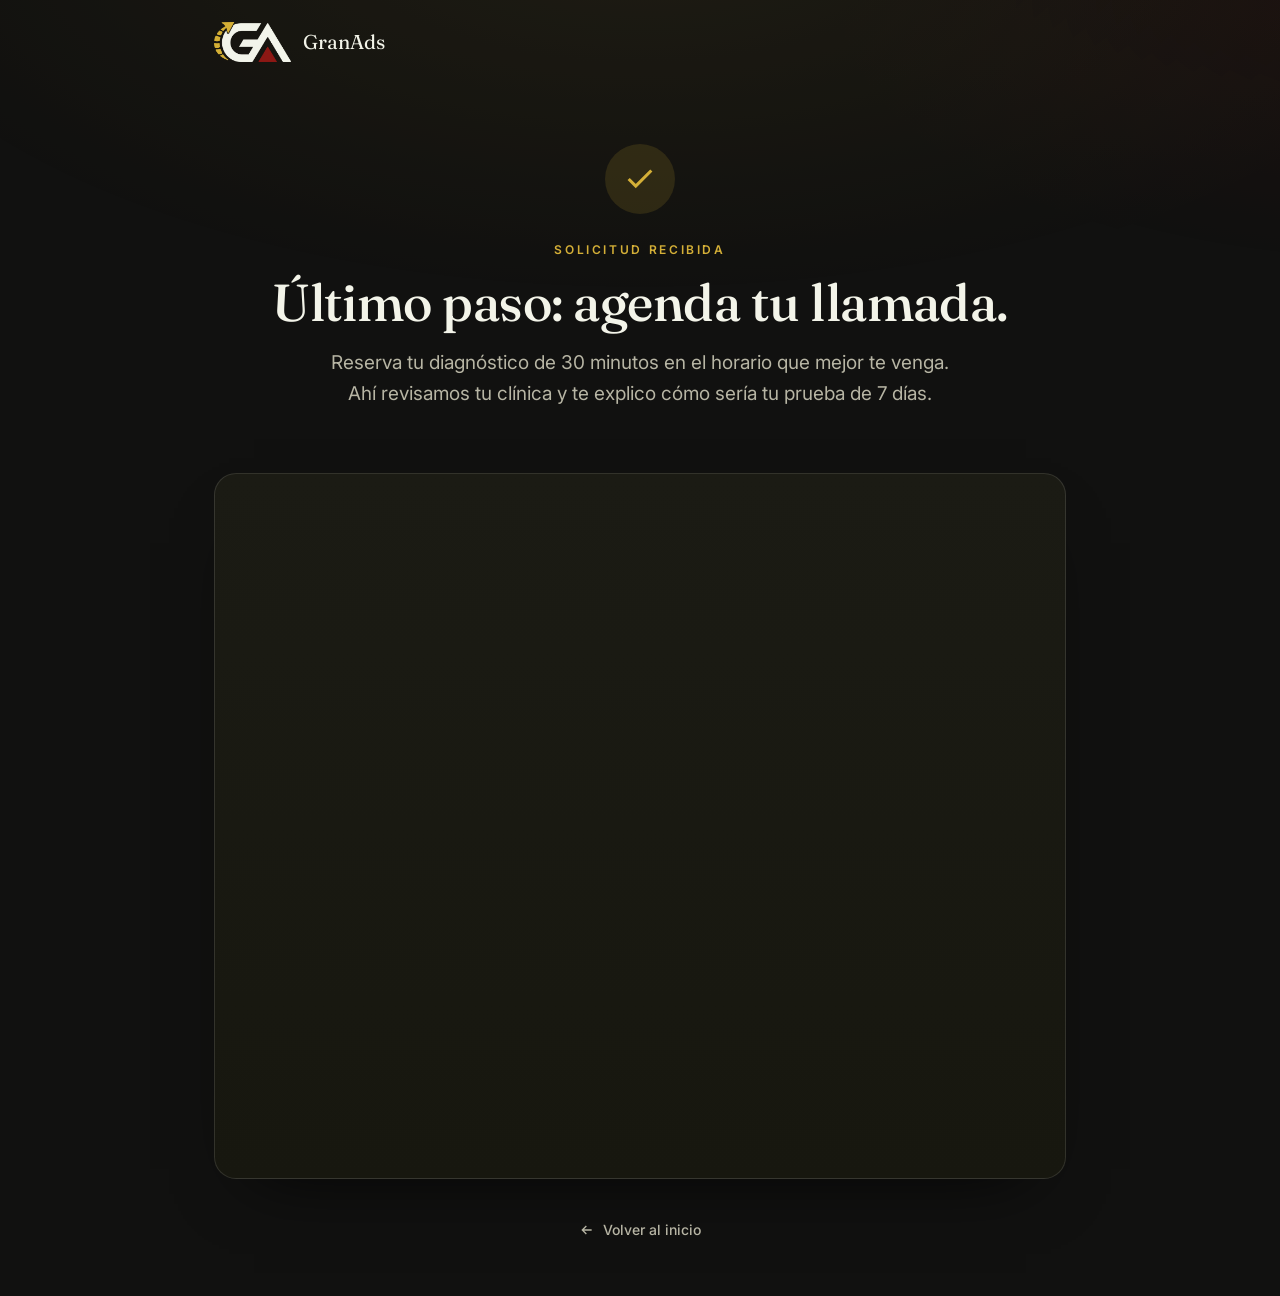
<file: gracias-ve.html>
<!DOCTYPE html>
<html lang="es">
<head>
<meta charset="UTF-8">
<meta name="viewport" content="width=device-width, initial-scale=1.0">
<title>Gracias — GranAds Venezuela</title>
<meta name="robots" content="noindex">
<script>document.documentElement.classList.add('js');</script>
<link rel="preconnect" href="https://fonts.googleapis.com">
<link rel="preconnect" href="https://fonts.gstatic.com" crossorigin>
<link href="https://fonts.googleapis.com/css2?family=Fraunces:ital,opsz,wght@0,9..144,400;0,9..144,500;0,9..144,600;1,9..144,400&family=Inter:wght@400;500;600&display=swap" rel="stylesheet">
<style>
:root{--noir:#111110;--panel:#1b1b14;--noir-2:#17170f;--cream:#F3F4E9;--gold:#D4AF37;--gold-2:#e6c766;--wine:#8C1815;--muted:#b7b5a4;--line:rgba(243,244,233,.12);--serif:'Fraunces',Georgia,serif;--sans:'Inter',system-ui,sans-serif;--ease:cubic-bezier(.22,.61,.36,1)}
*{box-sizing:border-box;margin:0;padding:0}
html{scroll-behavior:smooth}
body{background:var(--noir);color:var(--cream);font-family:var(--sans);line-height:1.6;-webkit-font-smoothing:antialiased;min-height:100vh}
body::before{content:"";position:fixed;inset:0;pointer-events:none;z-index:0;opacity:.6;background:radial-gradient(120% 80% at 50% -10%,rgba(212,175,55,.12),transparent 55%),radial-gradient(90% 60% at 110% 0%,rgba(140,24,21,.14),transparent 50%)}
.wrap{width:100%;max-width:900px;margin:0 auto;padding:0 24px;position:relative;z-index:2}
img{display:block;max-width:100%}
a{color:inherit;text-decoration:none}
.top{display:flex;align-items:center;justify-content:space-between;gap:16px;padding:22px 0}
.brand{display:flex;align-items:center;gap:12px}
.brand img{height:40px}
.brand .bt{font-family:var(--serif);font-size:20px}
.langtog{display:inline-flex;border:1px solid var(--line);border-radius:999px;overflow:hidden;font-size:12.5px;font-weight:600}
.langtog button{background:none;border:0;color:var(--muted);padding:7px 12px;cursor:pointer;transition:.25s;font-family:var(--sans)}
.langtog button.active{background:var(--gold);color:#20180a}
.hero{text-align:center;padding:clamp(30px,6vw,60px) 0 clamp(20px,3vw,30px)}
.badge{width:70px;height:70px;border-radius:50%;background:rgba(212,175,55,.14);color:var(--gold);display:grid;place-items:center;margin:0 auto 26px;animation:pop .6s var(--ease)}
@keyframes pop{0%{transform:scale(.6);opacity:0}100%{transform:scale(1);opacity:1}}
.hero .eyebrow{font-size:12px;font-weight:600;letter-spacing:.22em;text-transform:uppercase;color:var(--gold);display:block;margin-bottom:16px}
.hero h1{font-family:var(--serif);font-weight:500;font-size:clamp(32px,5.5vw,52px);line-height:1.06;margin-bottom:18px;letter-spacing:-.01em}
.hero p{color:var(--muted);font-size:clamp(16px,2vw,19px);max-width:52ch;margin:0 auto}
.cal{background:linear-gradient(180deg,var(--panel),var(--noir-2));border:1px solid var(--line);border-radius:22px;padding:12px;margin:34px 0 40px;box-shadow:0 30px 70px -40px rgba(0,0,0,.9)}
.calendly-inline-widget{min-width:280px;height:680px;border-radius:14px;overflow:hidden}
.foot{text-align:center;padding:0 0 50px}
.foot a{display:inline-flex;align-items:center;gap:8px;color:var(--muted);font-size:14px;font-weight:500;transition:color .25s}
.foot a:hover{color:var(--gold)}
.foot svg{width:16px;height:16px}
@media(max-width:640px){.calendly-inline-widget{height:1000px}}
</style>
</head>
<body>
<div class="wrap">
  <div class="top">
    <a href="venezuela.html" class="brand"><img src="[data-uri]" alt="GranAds"><span class="bt">GranAds</span></a>
    
  </div>

  <div class="hero">
    <div class="badge"><svg width="34" height="34" viewBox="0 0 24 24" fill="none" stroke="currentColor" stroke-width="2.2"><path d="M20 6L9 17l-5-5"/></svg></div>
    <span class="eyebrow" data-k="eye">Solicitud recibida</span>
    <h1 data-k="h1">Último paso: agenda tu llamada.</h1>
    <p data-k="sub">Reserva tu diagnóstico de 30 minutos en el horario que mejor te venga. Ahí revisamos tu clínica y te explico cómo sería tu prueba de 7 días.</p>
  </div>

  <div class="cal">
    <div class="calendly-inline-widget" data-cal data-url="https://calendly.com/bookings-granads/30-minute-meeting-clon-1"></div>
  </div>

  <div class="foot">
    <a href="venezuela.html"><svg viewBox="0 0 24 24" fill="none" stroke="currentColor" stroke-width="2"><path d="M19 12H5M11 18l-6-6 6-6"/></svg> <span data-k="back">Volver al inicio</span></a>
  </div>
</div>

<script src="https://assets.calendly.com/assets/external/widget.js" async></script>
<script>
(function(){
  "use strict";
  var I18N={
    "eye":{es:"Solicitud recibida",en:"Request received"},
    "h1":{es:"Último paso: agenda tu llamada.",en:"Last step: book your call."},
    "sub":{es:"Reserva tu diagnóstico de 30 minutos en el horario que mejor te venga. Ahí revisamos tu clínica y te explico cómo sería tu prueba de 7 días.",en:"Book your 30-minute audit at a time that works for you. We'll review your practice and I'll walk you through how your 7-day trial would work."},
    "back":{es:"Volver al inicio",en:"Back to home"}
  };
  var params=new URLSearchParams(location.search);
  function detectLang(){
    return "es";
    try{var s=localStorage.getItem("ga_lang");if(s==="es"||s==="en")return s;}catch(e){}
    var n=(navigator.language||"en").toLowerCase(); return n.indexOf("es")===0?"es":"en";
  }
  function applyLang(lang){
    document.documentElement.lang=lang;
    try{localStorage.setItem("ga_lang",lang);}catch(e){}
    document.querySelectorAll("[data-k]").forEach(function(el){var d=I18N[el.getAttribute("data-k")];if(d&&d[lang])el.textContent=d[lang];});
    document.querySelectorAll(".langtog button").forEach(function(b){b.classList.toggle("active",b.getAttribute("data-lang")===lang);});
  }
  // Calendly URL with prefill from the form + language
  function buildCalUrl(lang){
    var base="https://calendly.com/bookings-granads/30-minute-meeting-clon-1";
    var qs=[]; var name=params.get("name"), email=params.get("email");
    if(name)qs.push("name="+encodeURIComponent(name));
    if(email)qs.push("email="+encodeURIComponent(email));
    qs.push("hide_gdpr_banner=1");
    return base+(qs.length?("?"+qs.join("&")):"");
  }
  var lang=detectLang();
  var cal=document.querySelector("[data-cal]");
  if(cal)cal.setAttribute("data-url",buildCalUrl(lang));
  applyLang(lang);
  document.querySelectorAll(".langtog button").forEach(function(b){b.addEventListener("click",function(){applyLang(b.getAttribute("data-lang"));});});
})();
</script>
</body>
</html>
</file>
